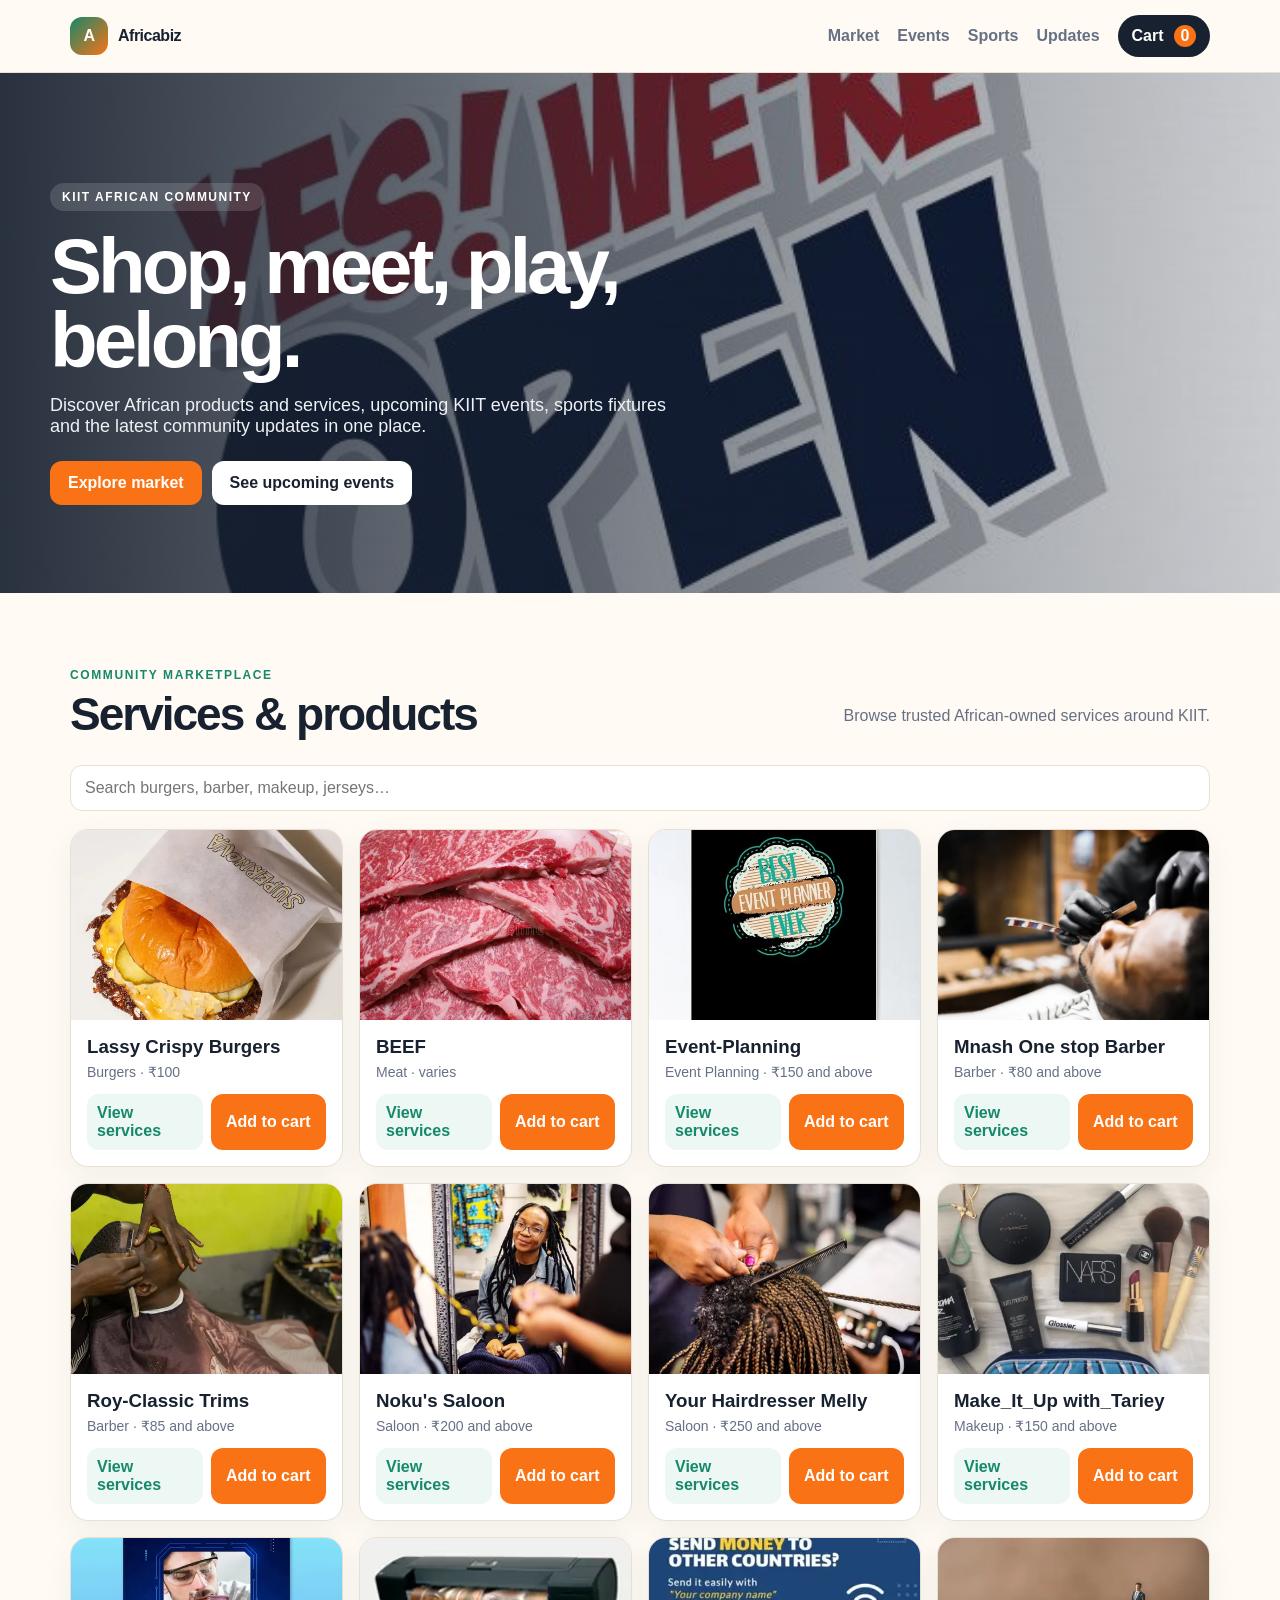
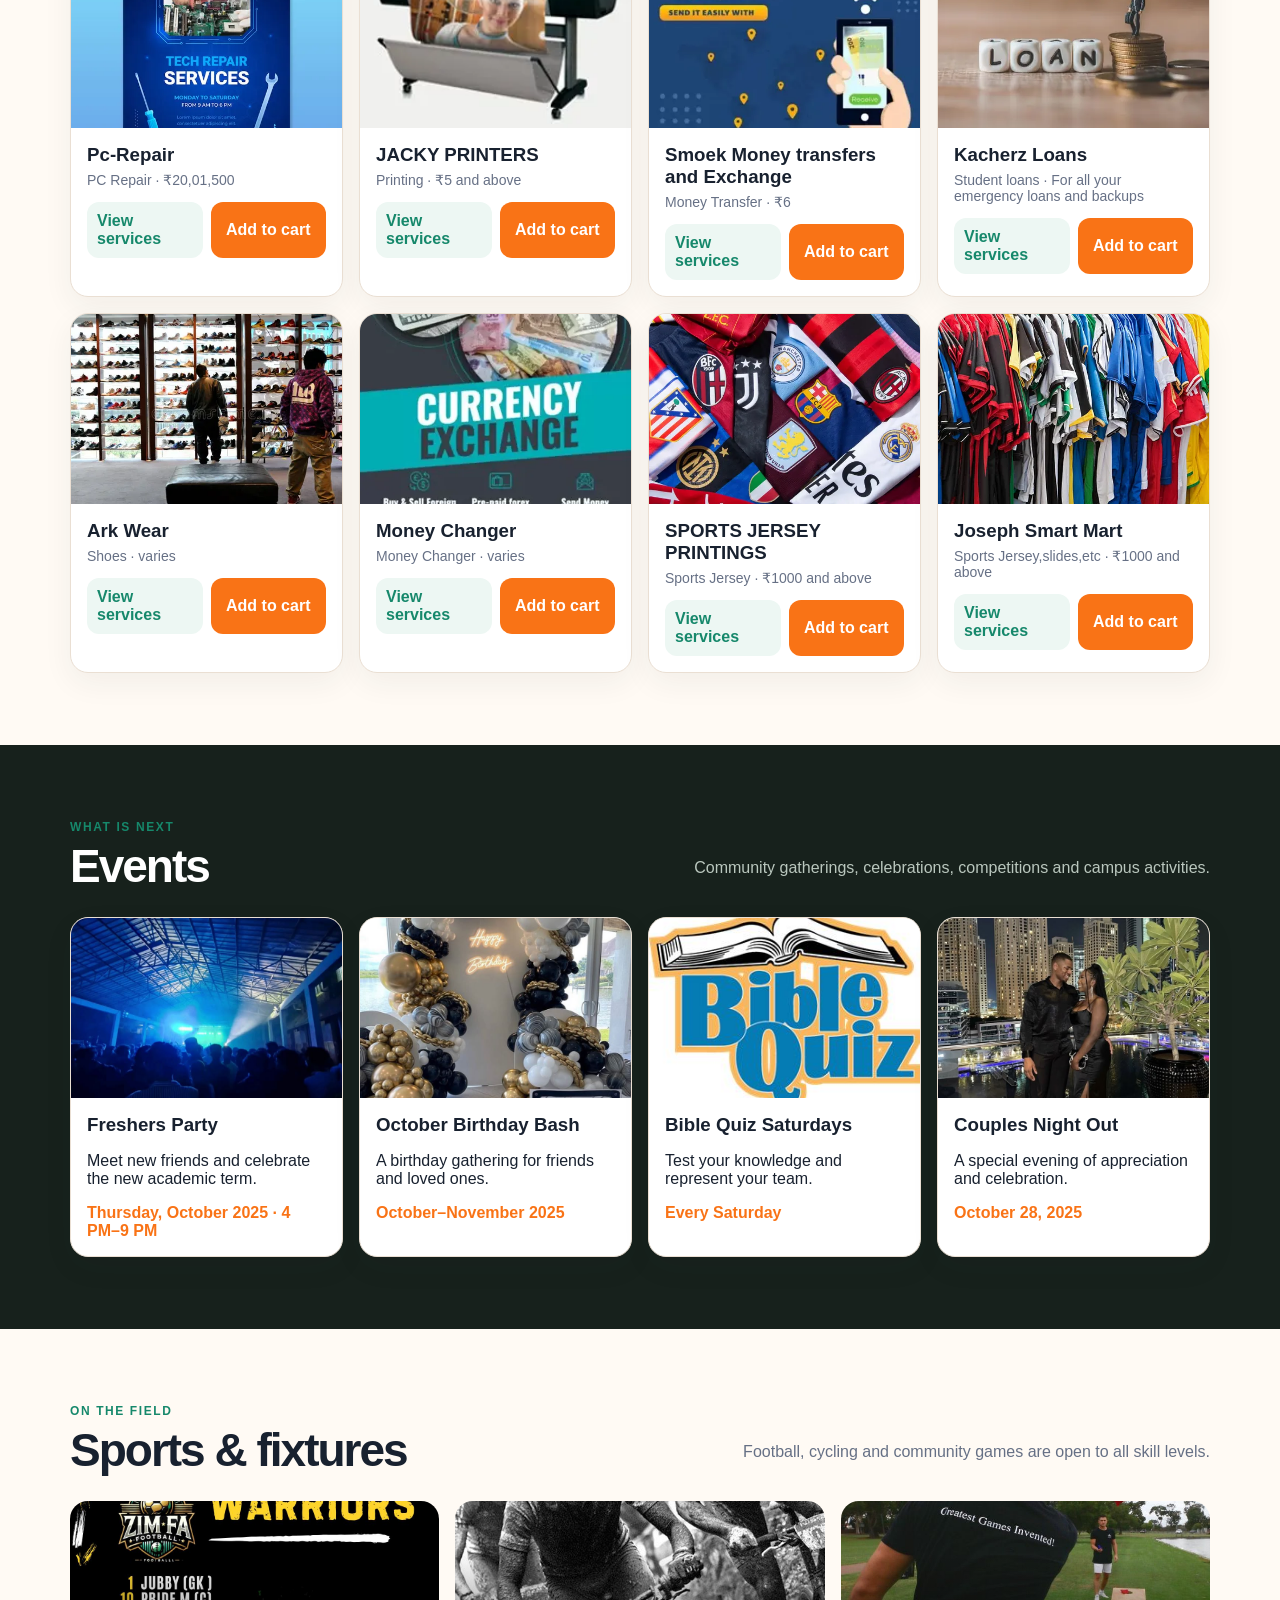
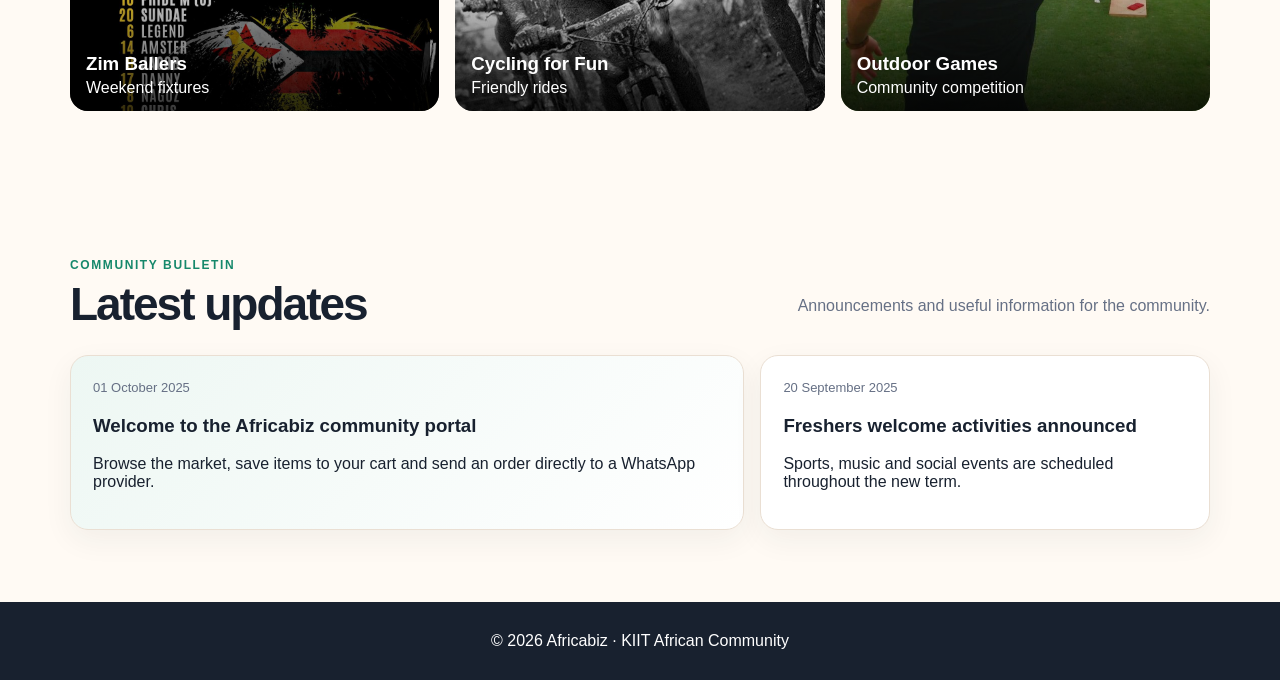
<file: index.html>
<!DOCTYPE html>
<html lang="en">
<head>
  <meta charset="UTF-8">
  <meta name="viewport" content="width=device-width, initial-scale=1.0">
  <meta name="theme-color" content="#16886b">
  <title>Africabiz — KIIT African Community</title>
  <link rel="stylesheet" href="africabiz.css">
  <script src="africabiz.js" defer></script>
</head>
<body>
  <header class="topbar">
    <nav class="nav" aria-label="Primary navigation">
      <a class="brand" href="#home"><span class="brand-mark">A</span><span>Africabiz</span></a>
      <button class="menu-button" id="menuButton" aria-label="Open menu">☰</button>
      <div class="nav-links" id="navLinks">
        <a href="#market">Market</a>
        <a href="#events">Events</a>
        <a href="#sports">Sports</a>
        <a href="#updates">Updates</a>
      </div>
      <button class="cart-button" id="cartButton" aria-label="Open cart">Cart <span class="cart-count">0</span></button>
    </nav>
  </header>

  <main id="home">
    <section class="hero">
      <div class="hero-inner">
        <span class="eyebrow">KIIT African Community</span>
        <h1>Shop, meet, play, belong.</h1>
        <p>Discover African products and services, upcoming KIIT events, sports fixtures and the latest community updates in one place.</p>
        <div class="hero-actions">
          <a class="button" href="#market">Explore market</a>
          <a class="button secondary" href="#events">See upcoming events</a>
        </div>
      </div>
    </section>

    <section class="section" id="market">
      <div class="section-head">
        <div><span class="kicker">Community marketplace</span><h2>Services & products</h2></div>
        <p>Browse trusted African-owned services around KIIT.</p>
      </div>
      <div class="search-row">
        <input id="searchInput" type="search" placeholder="Search burgers, barber, makeup, jerseys…" aria-label="Search marketplace">
      </div>
      <div class="market-grid" id="marketGrid"><div class="empty">Loading marketplace…</div></div>
    </section>

    <section class="events-wrap" id="events">
      <div class="section">
        <div class="section-head">
          <div><span class="kicker">What is next</span><h2>Events</h2></div>
          <p>Community gatherings, celebrations, competitions and campus activities.</p>
        </div>
        <div class="card-grid">
          <article class="event-card"><img src="freshers1.jpeg" alt="Freshers party"><div class="event-body"><h3>Freshers Party</h3><p>Meet new friends and celebrate the new academic term.</p><span class="date">Thursday, October 2025 · 4 PM–9 PM</span></div></article>
          <article class="event-card"><img src="birthday 2.jpeg" alt="Birthday party"><div class="event-body"><h3>October Birthday Bash</h3><p>A birthday gathering for friends and loved ones.</p><span class="date">October–November 2025</span></div></article>
          <article class="event-card"><img src="bble quiz.jpeg" alt="Bible quiz"><div class="event-body"><h3>Bible Quiz Saturdays</h3><p>Test your knowledge and represent your team.</p><span class="date">Every Saturday</span></div></article>
          <article class="event-card"><img src="night out.jpeg" alt="Couples night"><div class="event-body"><h3>Couples Night Out</h3><p>A special evening of appreciation and celebration.</p><span class="date">October 28, 2025</span></div></article>
        </div>
      </div>
    </section>

    <section class="section" id="sports">
      <div class="section-head">
        <div><span class="kicker">On the field</span><h2>Sports & fixtures</h2></div>
        <p>Football, cycling and community games are open to all skill levels.</p>
      </div>
      <div class="sport-strip">
        <article class="sport"><img src="zimwarriors.jpg" alt="Football match"><div><h3>Zim Ballers</h3><span>Weekend fixtures</span></div></article>
        <article class="sport"><img src="cycling.jpeg" alt="Cycling"><div><h3>Cycling for Fun</h3><span>Friendly rides</span></div></article>
        <article class="sport"><img src="games.jpeg" alt="Outdoor games"><div><h3>Outdoor Games</h3><span>Community competition</span></div></article>
      </div>
    </section>

    <section class="section" id="updates">
      <div class="section-head">
        <div><span class="kicker">Community bulletin</span><h2>Latest updates</h2></div>
        <p>Announcements and useful information for the community.</p>
      </div>
      <div class="updates">
        <article class="update-card featured"><time datetime="2025-10-01">01 October 2025</time><h3>Welcome to the Africabiz community portal</h3><p>Browse the market, save items to your cart and send an order directly to a WhatsApp provider.</p></article>
        <article class="update-card"><time datetime="2025-09-20">20 September 2025</time><h3>Freshers welcome activities announced</h3><p>Sports, music and social events are scheduled throughout the new term.</p></article>
      </div>
    </section>
  </main>

  <div class="cart-overlay" id="cartOverlay"></div>
  <aside class="cart-drawer" id="cartDrawer" aria-label="Shopping cart">
    <div class="cart-head"><h2>Your cart</h2><button id="closeCart" aria-label="Close cart">×</button></div>
    <div class="cart-items" id="cartItems"></div>
    <div class="cart-footer"><strong>Total: <span id="cartTotal">₹0</span></strong><button class="button" id="checkoutButton">Checkout on WhatsApp</button></div>
  </aside>
  <div class="toast" id="toast" role="status"></div>
  <footer>&copy; <span id="year"></span> Africabiz · KIIT African Community</footer>
  <script>document.getElementById("year").textContent = new Date().getFullYear();</script>
</body>
</html>
</file>
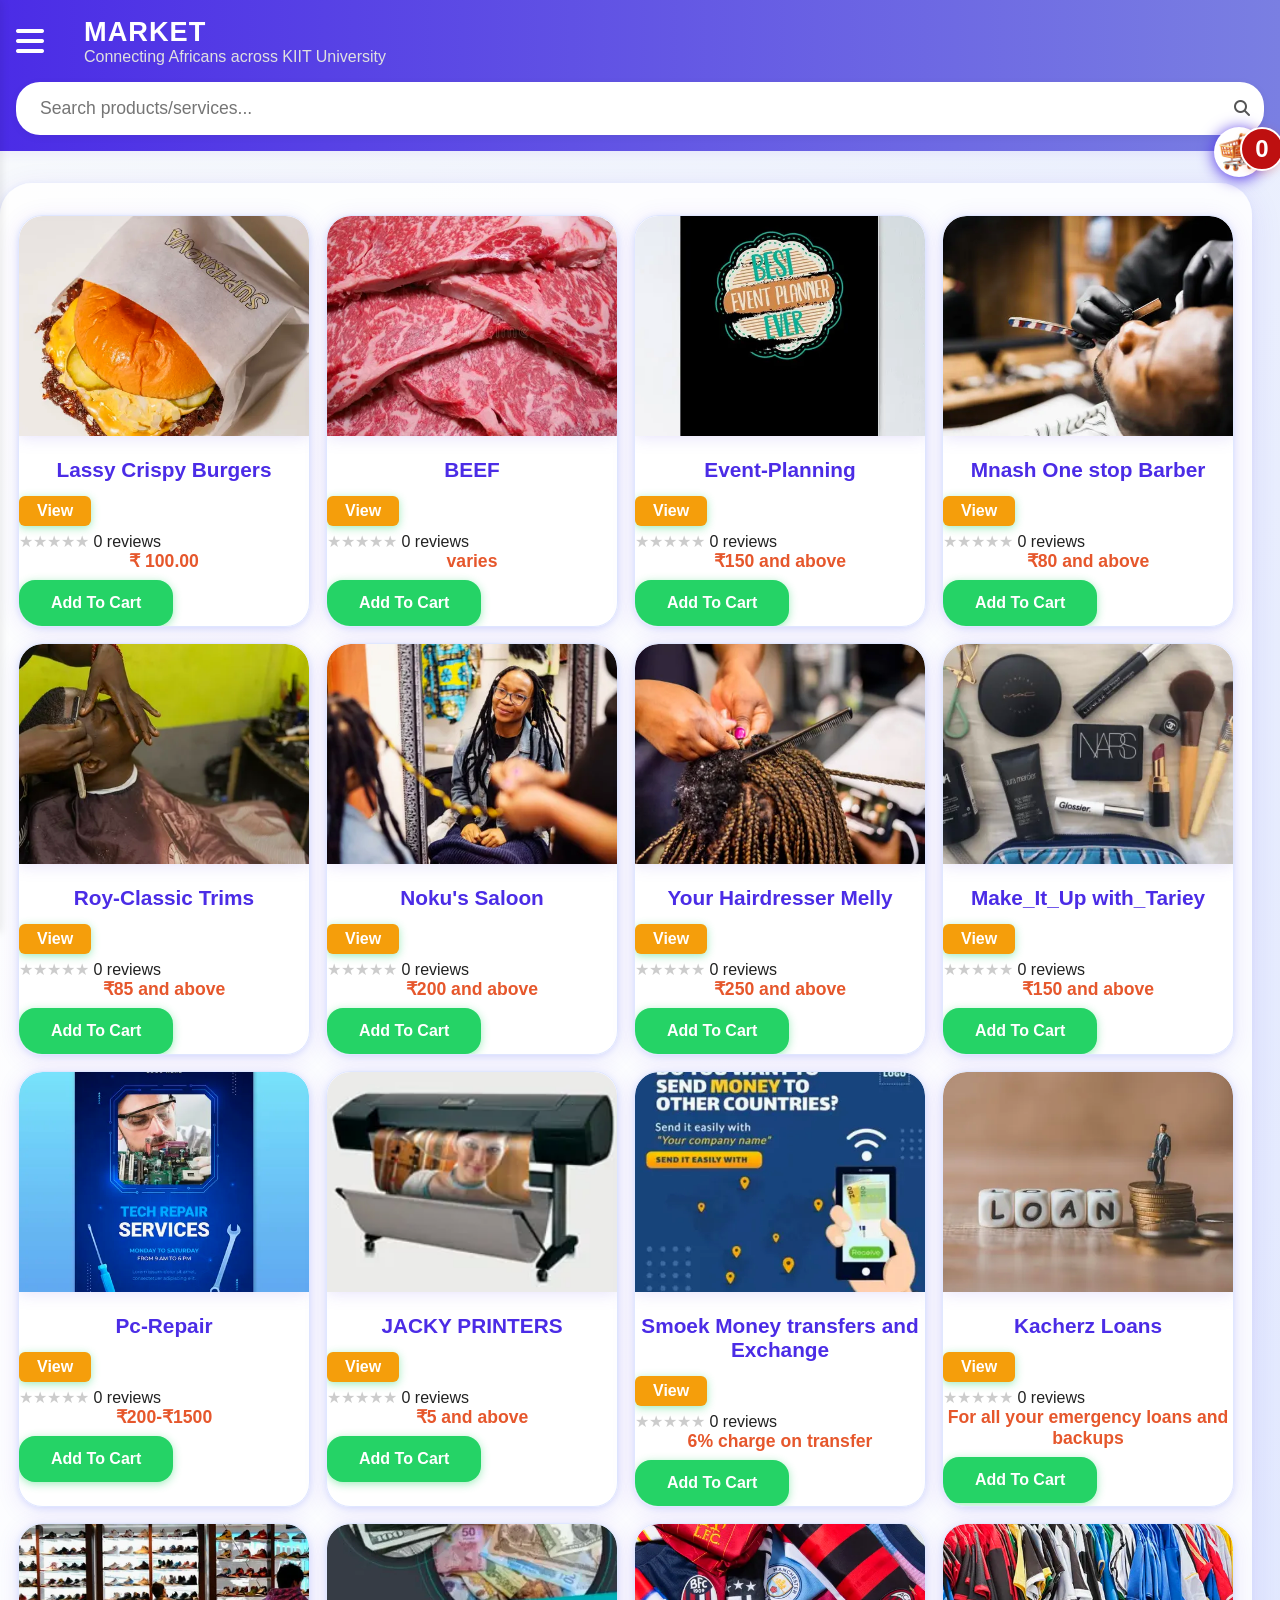
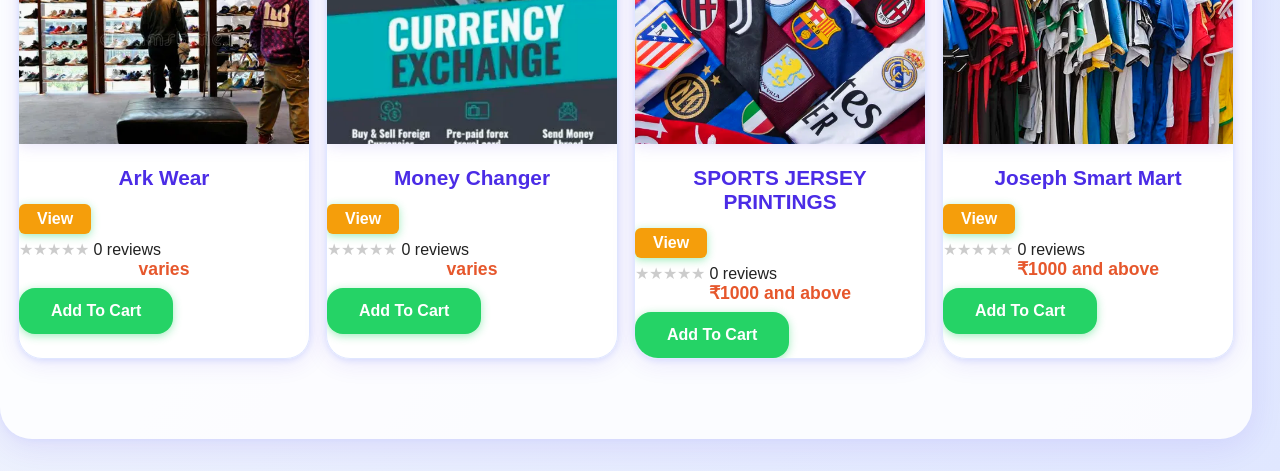
<file: cart.html>
<!DOCTYPE html>
<!--
  Page: cart.html
  Purpose: Product listing with slide-in cart and checkout link.
  Author: [Your Name]
  Last Updated: 2025-08-21
-->
<html lang="en">
<head>
    <meta charset="UTF-8">
    <meta name="viewport"   content="width=device-width,initial-scale=1.0">
    <link rel="stylesheet" href="https://cdnjs.cloudflare.com/ajax/libs/font-awesome/6.4.0/css/all.min.css">
    <title>CART!</title>
    <!-- Link to CSS for cart layout and styles. Modify colors, spacing, and layout in cart.css -->
    <link rel="stylesheet" href="cart.css">
    <script src="cart.js" defer></script>

</head>
<body>
    <!-- Site logo linking back to the home page -->
    
        <!-- Page header: title on the left, cart icon with item count on the right -->
          <div class="sidebar" id="sidebar">
        <div class="sidebar-header">
            <h2>Navigation</h2>
            <button class="close-btn" onclick="closeSidebar()"><i class="fas fa-times"></i></button>
        </div>
        <div class="sidebar-links">
            <a href="index.html"><i class="fa-solid fa-house"></i> Go to MAIN PAGE</a>
            <a href="index.html#updates"><i class="fas fa-bell"></i> UPDATES</a>
            <a href="Events.html"><i class="fa-solid fa-medal"></i> SPORTS AND EVENTS</a>
            <a href="Seller profile.html" id="profile-link"><i class="fas fa-user"></i> Marketplace</a>
        </div>
    </div>
    <div class="overlay" id="overlay" onclick="closeSidebar()"></div>
    <!-- Fayamart Header Start -->
    <div class="header">
        <div class="header-row">
        <div class="header-content">
            <i class="fas fa-bars menu-icon" onclick="openSidebar()"></i>
            <div class="logo-title">
                <span>MARKET</span>
                <span>Connecting Africans across  KIIT University</span>
            </div>
        </div>
        </div>
        <div class="search-bar-container">
            <div class="search-bar">
                <input 
                    type="text" 
                    class="search-input"
                    placeholder="Search products/services..." 
                />
                <button class="search-icon">
                <i class="fas fa-search"></i>
                </button>
            </div>
        </div>
        <div class="iconCart">
                <img src="icon3.jpg" alt="Cart Icon">
                <!-- Bubble showing total items currently in the cart -->
                <div class="totalQuantity">0</div>
        </div>
    </div>
    <!--
        <header id="header_2">
            <h1>List of Products and Services</h1>
            <!-- Clickable cart icon: opens the side cart panel -->
            <!-- <div class="iconCart">
                <img src="icon3.jpg" alt="Cart Icon">
                <!-- Bubble showing total items currently in the cart -->
                <!--<div class="totalQuantity">0</div>
            </div>
        </header> -->
        <!-- Dynamic products grid inserted by cart.js (see addDataToHTML) -->
    <div class="container">
        <div class="listProduct">
            <!-- Products will be dynamically added here by JavaScript -->
        </div>
    </div>
    <!-- Slide-in cart panel. Controlled by cart.js open/close logic -->
    <div class="cart">
        <h2>CART</h2>
        <!-- Dynamic cart items list (managed by addCartToHTML in cart.js) -->
        <div class="listCart">
            <!-- Cart items will be dynamically added here by JavaScript -->
        </div>
        <!-- Cart actions: close the panel or proceed to checkout page -->
        <div class="buttons">
            <div class="close">CLOSE</div>
            <div class="checkout"><a href="checkout.html">CHECKOUT</a></div>
        </div>
    </div>
    <!-- Main script: loads products, handles cart state, and UI interactions -->
    


<script>
    // Get the search term from the URL
    const params = new URLSearchParams(window.location.search);
    const searchTerm = params.get('search');

    // If there's a search term, set it in the input
    if (searchTerm) {
        const searchInput = document.getElementById('searchBar');
        searchInput.value = searchTerm;

        // Trigger the input event to activate live search
        const event = new Event('input', { bubbles: true });
        searchInput.dispatchEvent(event);
    }
</script>

</body>
</html>
</file>
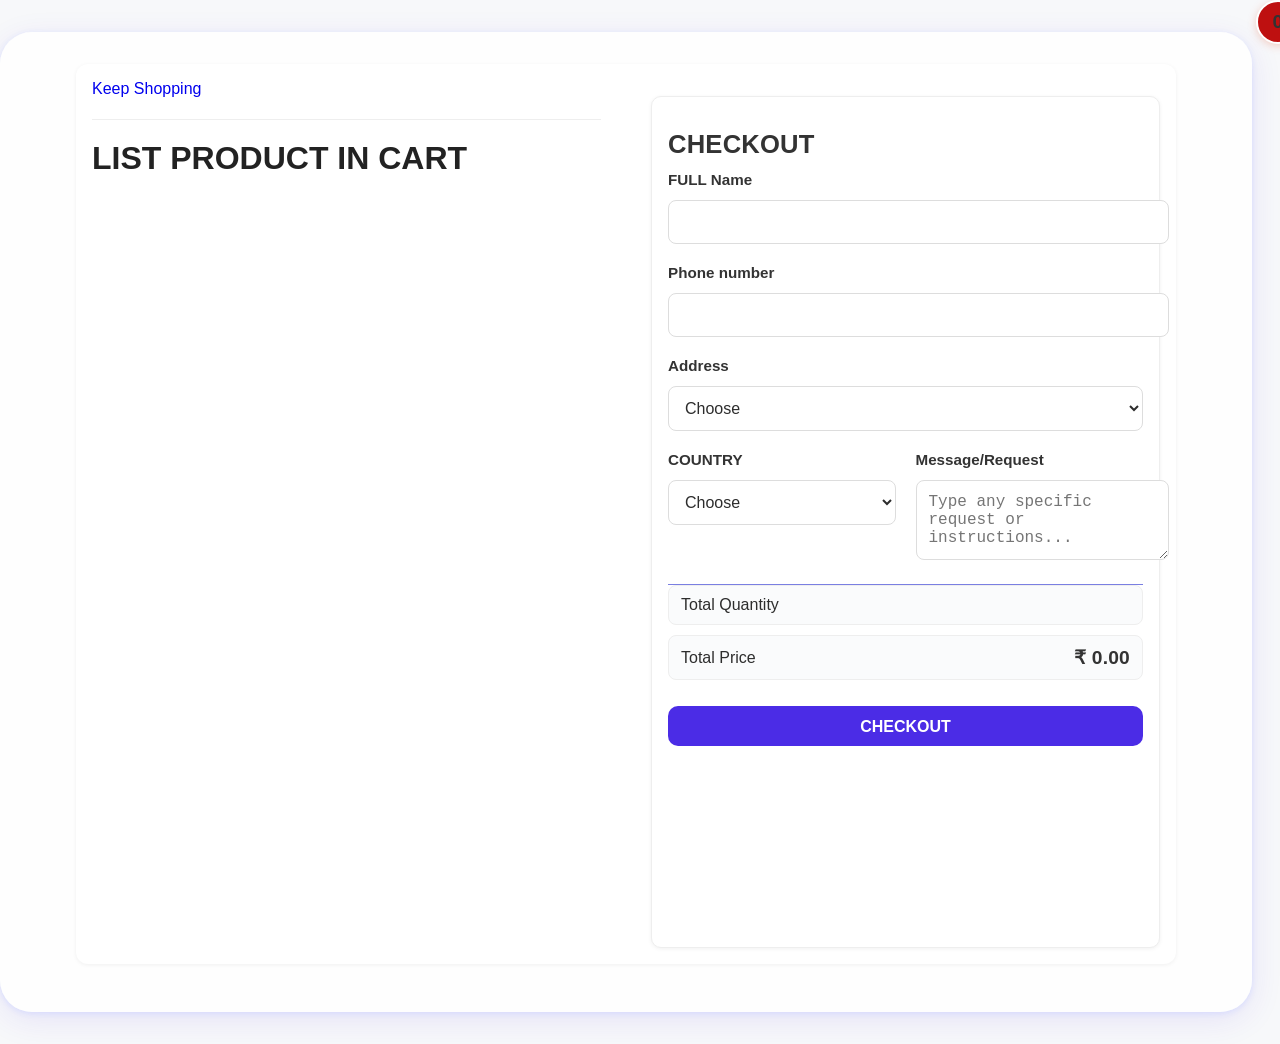
<file: checkout.html>
<!DOCTYPE html>
<!--
  Page: checkout.html
  Purpose: Checkout form with address, country selection, and totals.
  Author: [Your Name]
  Last Updated: 2025-08-21
-->
<html lang="en">
<head>
    <meta charset="UTF-8">
    <meta name="viewport" content="width=device-width, initial-scale=1.0">
    <title>Checkout</title>
    <link rel="stylesheet" href="cart.css">
    <link rel="stylesheet" href="checkout.css">
</head>
<body>
    
    <div class="container">
        <div class="checkoutLayout">
            <div class="returnCart">
                <a href="cart.html">Keep Shopping</a>
                <h1>LIST PRODUCT IN CART</h1>
                <div class="list">
                    <!-- Products will be dynamically added here -->
                </div>
            </div>
            <div class="right">
                <h1>CHECKOUT</h1>
                <div class="form">
                    <div class="group">
                        <label for="name">FULL Name</label>
                        <input type="text" name="name" id="name"> 
                    </div>
                    <div class="group">
                        <label for="phone">Phone number</label>
                        <input type="text" name="phone" id="phone">
                    </div>
                    <div class="group">
                        <label for="address">Address</label>
                        <select name="address" id="address">
                            <option value="">Choose</option>
                            <optgroup label="Queens Castle">
                                <option value="Queens Castle 1">Queens Castle 1</option>
                                <option value="Queens Castle 2">Queens Castle 2</option>
                                <option value="Queens Castle 3">Queens Castle 3</option>
                                <option value="Queens Castle 4">Queens Castle 4</option>
                                <option value="Queens Castle 5">Queens Castle 5</option>
                                <option value="Queens Castle 6">Queens Castle 6</option>
                                <option value="Queens Castle 7">Queens Castle 7</option>
                                <option value="Queens Castle 8">Queens Castle 8</option>
                            </optgroup>
                            <optgroup label="KingsPalace">
                                <option value="KingsPalace 26">KingsPalace 26</option>
                                <option value="KingsPalace 8">KingsPalace 8</option>
                                <option value="KingsPalace 6">KingsPalace 6</option>
                                <option value="KingsPalace 7">KingsPalace 7</option>
                                <option value="KingsPalace 10">KingsPalace 10</option>
                            </optgroup>
                        </select>
                    </div>
                    <div class="group">
                        <label for="country">COUNTRY</label>
                        <select name="country" id="country">
                            <option value="">Choose</option>
                            <option value="DZ">ALGERIA</option>
                            <option value="AO">ANGOLA</option>
                            <option value="BJ">BENIN</option>
                            <option value="BW">BOTSWANA</option>
                            <option value="BF">BURKINA FASO</option>
                            <option value="BI">BURUNDI</option>
                            <option value="CV">CABO VERDE</option>
                            <option value="CM">CAMEROON</option>
                            <option value="CF">CENTRAL AFRICAN REPUBLIC</option>
                            <option value="TD">CHAD</option>
                            <option value="KM">COMOROS</option>
                            <option value="CG">REPUBLIC OF THE CONGO</option>
                            <option value="CD">DEMOCRATIC REPUBLIC OF THE CONGO</option>
                            <option value="CI">COTE D'IVOIRE</option>
                            <option value="DJ">DJIBOUTI</option>
                            <option value="EG">EGYPT</option>
                            <option value="GQ">EQUATORIAL GUINEA</option>
                            <option value="ER">ERITREA</option>
                            <option value="SZ">ESWATINI</option>
                            <option value="ET">ETHIOPIA</option>
                            <option value="GA">GABON</option>
                            <option value="GM">GAMBIA</option>
                            <option value="GH">GHANA</option>
                            <option value="GN">GUINEA</option>
                            <option value="GW">GUINEA-BISSAU</option>
                            <option value="KE">KENYA</option>
                            <option value="LS">LESOTHO</option>
                            <option value="LR">LIBERIA</option>
                            <option value="LY">LIBYA</option>
                            <option value="MG">MADAGASCAR</option>
                            <option value="MW">MALAWI</option>
                            <option value="ML">MALI</option>
                            <option value="MR">MAURITANIA</option>
                            <option value="MU">MAURITIUS</option>
                            <option value="MA">MOROCCO</option>
                            <option value="MZ">MOZAMBIQUE</option>
                            <option value="NA">NAMIBIA</option>
                            <option value="NE">NIGER</option>
                            <option value="NG">NIGERIA</option>
                            <option value="RW">RWANDA</option>
                            <option value="ST">SAO TOME AND PRINCIPE</option>
                            <option value="SN">SENEGAL</option>
                            <option value="SC">SEYCHELLES</option>
                            <option value="SL">SIERRA LEONE</option>
                            <option value="SO">SOMALIA</option>
                            <option value="ZA">SOUTH AFRICA</option>
                            <option value="SS">SOUTH SUDAN</option>
                            <option value="SD">SUDAN</option>
                            <option value="TZ">TANZANIA</option>
                            <option value="TG">TOGO</option>
                            <option value="TN">TUNISIA</option>
                            <option value="UG">UGANDA</option>
                            <option value="EH">WESTERN SAHARA</option>
                            <option value="ZM">ZAMBIA</option>
                            <option value="ZW">ZIMBABWE</option>
                        </select>
                    </div>

                    <div class="group">
                        <label for="message">Message/Request</label>
                        <textarea name="message" id="message" rows="3" placeholder="Type any specific request or instructions..."></textarea>
                    </div>

                </div>
                <div class="return">
                    <div class="row">
                        <div>Total Quantity</div>
                        <div class="totalQuantity">0</div>
                    </div>
                    <div class="row">
                        <div>Total Price</div>
                        <div class="totalPrice">₹0</div>
                    </div>     
                </div>
                <button class="buttonCheckout">
                    CHECKOUT
                </button>
            </div>
            
            
        </div>
    </div>
    <script src="checkout.js"></script> 
</body>
</html>
</file>
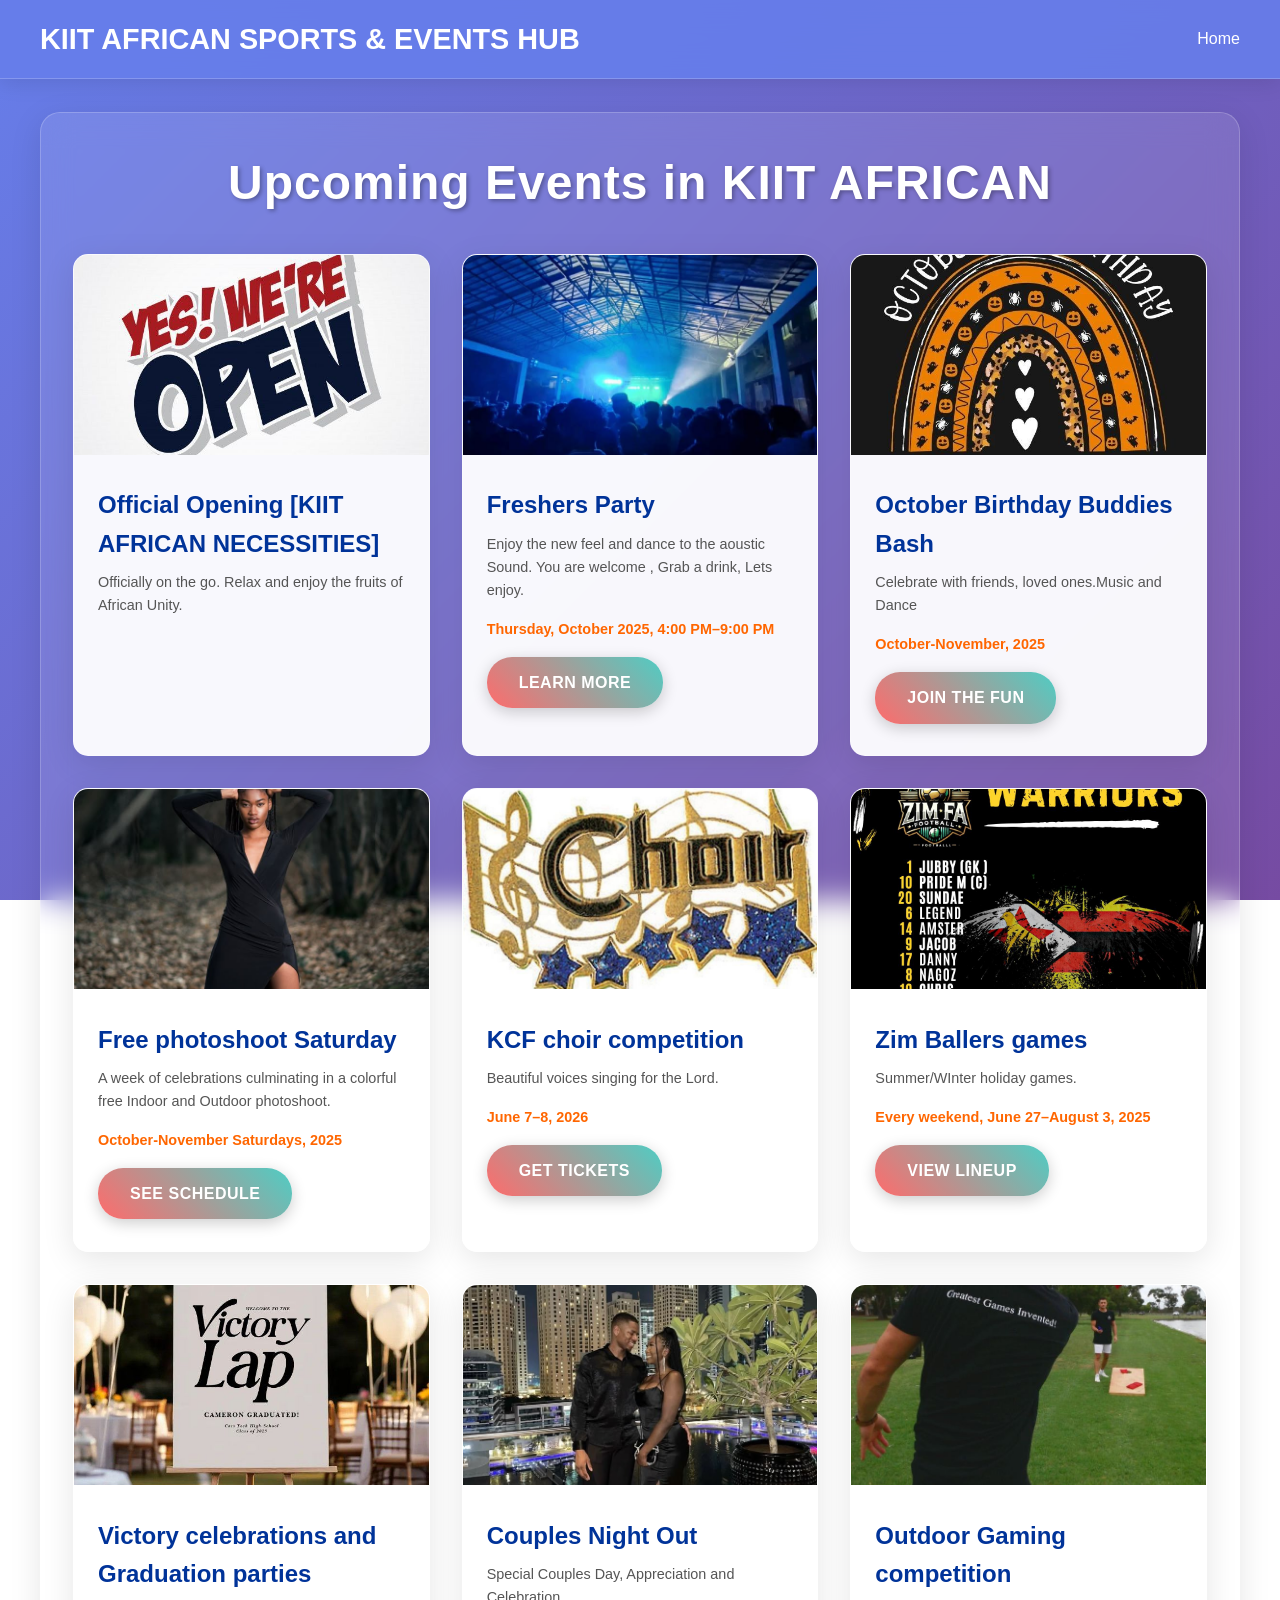
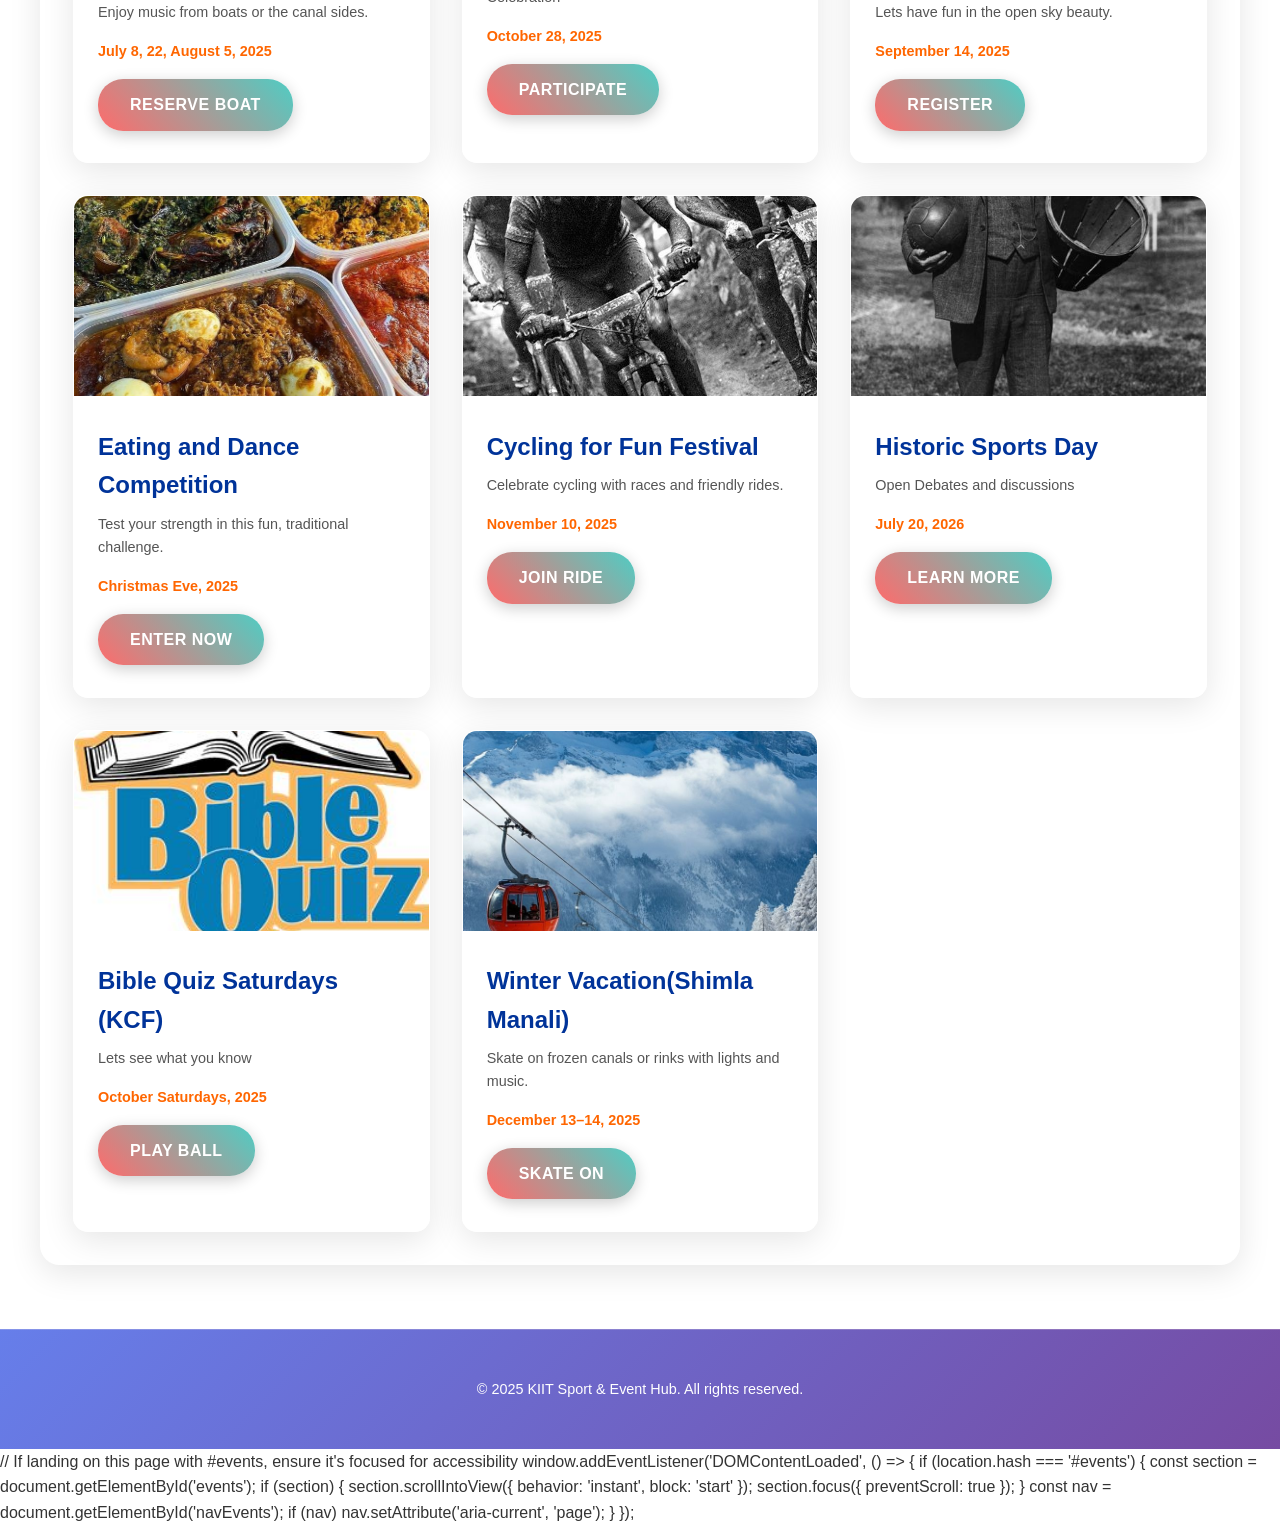
<file: Events.html>
<!DOCTYPE html>
<html lang="en">
<head>
    <meta charset="UTF-8">
    <meta name="viewport" content="width=device-width, initial-scale=1.0">
    <title>KIIT AFRICAN Sports & Events Hub</title>
    <style>
        * {
            margin: 0;
            padding: 0;
            box-sizing: border-box;
            font-family: 'Open Sans', sans-serif;
        }

        body {
            color: #333;
            line-height: 1.6;
            overflow-x: hidden;
            background: linear-gradient(135deg, #667eea 0%, #764ba2 100%);
            background-attachment: fixed;
            min-height: 100vh;
        }

        
        
        header {
            position: fixed;
            top: 0;
            width: 100%;
            background: rgba(102, 126, 234, 0.9);
            backdrop-filter: blur(15px);
            z-index: 1000;
            padding: 1rem 2rem;
            border-bottom: 1px solid rgba(255, 255, 255, 0.2);
            box-shadow: 0 4px 20px rgba(0, 0, 0, 0.1);
        }

        nav {
            display: flex;
            justify-content: space-between;
            align-items: center;
            max-width: 1200px;
            margin: 0 auto;
        }

        .logo {
            color: white;
            font-size: 1.8rem;
            font-weight: bold;
            text-transform: uppercase;
        }

        nav ul {
            list-style: none;
            display: flex;
            gap: 2rem;
        }

        nav a {
            color: white;
            text-decoration: none;
            font-size: 1rem;
            font-weight: 500;
        }

        nav a:hover {
            color: #FF6600; /* Dutch orange */
        }

        /* Events Section - Grid layout like event listings */
        .events-section {
            max-width: 1200px;
            margin: 7rem auto 4rem;
            padding: 2rem;
            background: rgba(255, 255, 255, 0.1);
            border-radius: 20px;
            backdrop-filter: blur(15px);
            border: 1px solid rgba(255, 255, 255, 0.2);
            box-shadow: 0 8px 32px rgba(0, 0, 0, 0.1);
        }

        .events-section h1 {
            font-size: 3rem;
            text-align: center;
            margin-bottom: 2rem;
            color: white;
            text-shadow: 2px 2px 4px rgba(0, 0, 0, 0.3);
            font-weight: 700;
            letter-spacing: 1px;
        }

        .events-grid {
            display: grid;
            grid-template-columns: repeat(auto-fit, minmax(300px, 1fr));
            gap: 2rem;
        }

        .event-card {
            background: rgba(255, 255, 255, 0.95);
            border-radius: 15px;
            box-shadow: 0 8px 32px rgba(0, 0, 0, 0.1);
            overflow: hidden;
            border: 1px solid rgba(255, 255, 255, 0.2);
        }

       

        .event-card img {
            width: 100%;
            height: 200px;
            object-fit: cover;
        }

        .event-card-content {
            padding: 1.5rem;
        }

        .event-card h2 {
            font-size: 1.5rem;
            color: #003399;
            margin-bottom: 0.5rem;
        }

        .event-card p {
            font-size: 0.9rem;
            color: #555;
            margin-bottom: 1rem;
        }

        .event-card .date {
            font-size: 0.9rem;
            color: #FF6600;
            font-weight: bold;
        }

        .event-card .cta-button {
            display: inline-block;
            padding: 0.8rem 2rem;
            background: linear-gradient(45deg, #FF6B6B, #4ECDC4);
            color: white;
            text-decoration: none;
            font-weight: bold;
            border-radius: 25px;
            box-shadow: 0 4px 15px rgba(0, 0, 0, 0.2);
            border: none;
            text-transform: uppercase;
            letter-spacing: 0.5px;
            position: relative;
            overflow: hidden;
        }

        .event-card .cta-button:hover {
            background: linear-gradient(45deg, #4ECDC4, #FF6B6B);
            box-shadow: 0 6px 20px rgba(0, 0, 0, 0.3);
        }

        .event-card .cta-button:active {
            box-shadow: 0 2px 10px rgba(0, 0, 0, 0.2);
        }

        /* Footer - Enhanced with gradient background */
        footer {
            background: linear-gradient(135deg, #667eea 0%, #764ba2 100%);
            color: white;
            text-align: center;
            padding: 3rem 2rem;
            border-top: 1px solid rgba(255, 255, 255, 0.2);
        }

        footer p {
            font-size: 0.9rem;
        }

       

       
        
    </style>
</head>
<body>
    <header>
        <nav>
            <div class="logo">KIIT AFRICAN Sports & Events Hub</div>
            <ul>
                <li><a href="index.html">Home</a></li>
                
                
            </ul>
        </nav>
    </header>

    <section class="events-section" id="events" tabindex="-1">
        <h1>Upcoming Events in KIIT AFRICAN</h1>
        <div class="events-grid">
            <div class="event-card">
                <img src="grand opening.jpeg" />
                <div class="event-card-content">
                    <h2>Official Opening [KIIT AFRICAN NECESSITIES]</h2>
                    <p>Officially on the go. Relax and enjoy the fruits of African Unity.</p>
                </div>
            </div>
            <div class="event-card">
                <img src="freshers1.jpeg" alt="">
                <div class="event-card-content">
                    <h2>Freshers Party</h2>
                    <p>Enjoy the new feel and dance to the aoustic Sound.
                        You are welcome , Grab a drink, Lets enjoy.</p>
                    <p class="date">Thursday, October 2025, 4:00 PM–9:00 PM</p>
                    <a href="#" class="cta-button">Learn More</a>
                </div>
            </div>
            <div class="event-card">
                <img src="octoberbdays.jpeg" alt="">
                <div class="event-card-content">
                    <h2>October Birthday Buddies Bash</h2>
                    <p>Celebrate with friends, loved ones.Music and Dance</p>
                    <p class="date">October-November, 2025</p>
                    <a href="#" class="cta-button">Join the Fun</a>
                </div>
            </div>
            <div class="event-card">
                <img src="freeshoot.jpeg" alt="freeshoot">
                <div class="event-card-content">
                    <h2>Free photoshoot Saturday</h2>
                    <p>A week of celebrations culminating in a colorful free Indoor and Outdoor photoshoot.</p>
                    <p class="date">October-November Saturdays, 2025</p>
                    <a href="#" class="cta-button">See Schedule</a>
                </div>
            </div>
            <div class="event-card">
                <img src="choir.jpeg" alt="">
                <div class="event-card-content">
                    <h2> KCF choir competition</h2>
                    <p>Beautiful voices singing for the Lord.</p>
                    <p class="date">June 7–8, 2026</p>
                    <a href="#" class="cta-button">Get Tickets</a>
                </div>
            </div>
            <div class="event-card">
                <img src="zimwarriors.jpg">
                <div class="event-card-content">
                    <h2>Zim Ballers games</h2>
                    <p>Summer/WInter holiday games.</p>
                    <p class="date">Every weekend, June 27–August 3, 2025</p>
                    <a href="#" class="cta-button">View Lineup</a>
                </div>
            </div>
            <div class="event-card">
                <img src="victory.jpeg">
                <div class="event-card-content">
                    <h2>Victory celebrations and Graduation parties</h2>
                    <p>Enjoy music from boats or the canal sides.</p>
                    <p class="date">July 8, 22, August 5, 2025</p>
                    <a href="#" class="cta-button">Reserve Boat</a>
                </div>
            </div>
            <div class="event-card">
                <img src="night out.jpeg">
                <div class="event-card-content">
                    <h2>Couples Night Out</h2>
                    <p>Special Couples Day, Appreciation and Celebration</p>
                    <p class="date">October 28, 2025</p>
                    <a href="#" class="cta-button">Participate</a>
                </div>
            </div>
            <div class="event-card">
                <img src="games.jpeg" alt="">
                <div class="event-card-content">
                    <h2>Outdoor Gaming competition</h2>
                    <p>Lets have fun in the open sky beauty.</p>
                    <p class="date">September 14, 2025</p>
                    <a href="#" class="cta-button">Register</a>
                </div>
            </div>
            <div class="event-card">
                <img src="eating comp1.jpeg" alt="">
                <div class="event-card-content">
                    <h2>Eating and Dance Competition</h2>
                    <p>Test your strength in this fun, traditional challenge.</p>
                    <p class="date">Christmas Eve, 2025</p>
                    <a href="#" class="cta-button">Enter Now</a>
                </div>
            </div>
            <div class="event-card">
                <img src="cycling.jpeg" alt="">
                <div class="event-card-content">
                    <h2>Cycling for Fun Festival</h2>
                    <p>Celebrate cycling with races and friendly rides.</p>
                    <p class="date">November 10, 2025</p>
                    <a href="#" class="cta-button">Join Ride</a>
                </div>
            </div>
            <div class="event-card">
                <img src="history.jpeg" alt="">
                <div class="event-card-content">
                    <h2>Historic Sports Day</h2>
                    <p>Open Debates and discussions </p>
                    <p class="date">July 20, 2026</p>
                    <a href="#" class="cta-button">Learn More</a>
                </div>
            </div>
            <div class="event-card">
                <img src="bble quiz.jpeg" alt="">
                <div class="event-card-content">
                    <h2>Bible Quiz Saturdays (KCF)</h2>
                    <p>Lets see what you know </p>
                    <p class="date">October Saturdays, 2025</p>
                    <a href="#" class="cta-button">Play Ball</a>
                </div>
            </div>
            <div class="event-card">
                <img src="winter vacation.jpeg" alt="Winter Ice Skating Event">
                <div class="event-card-content">
                    <h2>Winter Vacation(Shimla Manali)</h2>
                    <p>Skate on frozen canals or rinks with lights and music.</p>
                    <p class="date">December 13–14, 2025</p>
                    <a href="#" class="cta-button">Skate On</a>
                </div>
            </div>
        </div>
    </section>

    <footer>
        <p>&copy; 2025 KIIT Sport & Event Hub. All rights reserved.</p>
    </footer>

   

        // If landing on this page with #events, ensure it's focused for accessibility
        window.addEventListener('DOMContentLoaded', () => {
            if (location.hash === '#events') {
                const section = document.getElementById('events');
                if (section) {
                    section.scrollIntoView({ behavior: 'instant', block: 'start' });
                    section.focus({ preventScroll: true });
                }
                const nav = document.getElementById('navEvents');
                if (nav) nav.setAttribute('aria-current', 'page');
            }
        });

    </script>
</body>
</html>
</file>
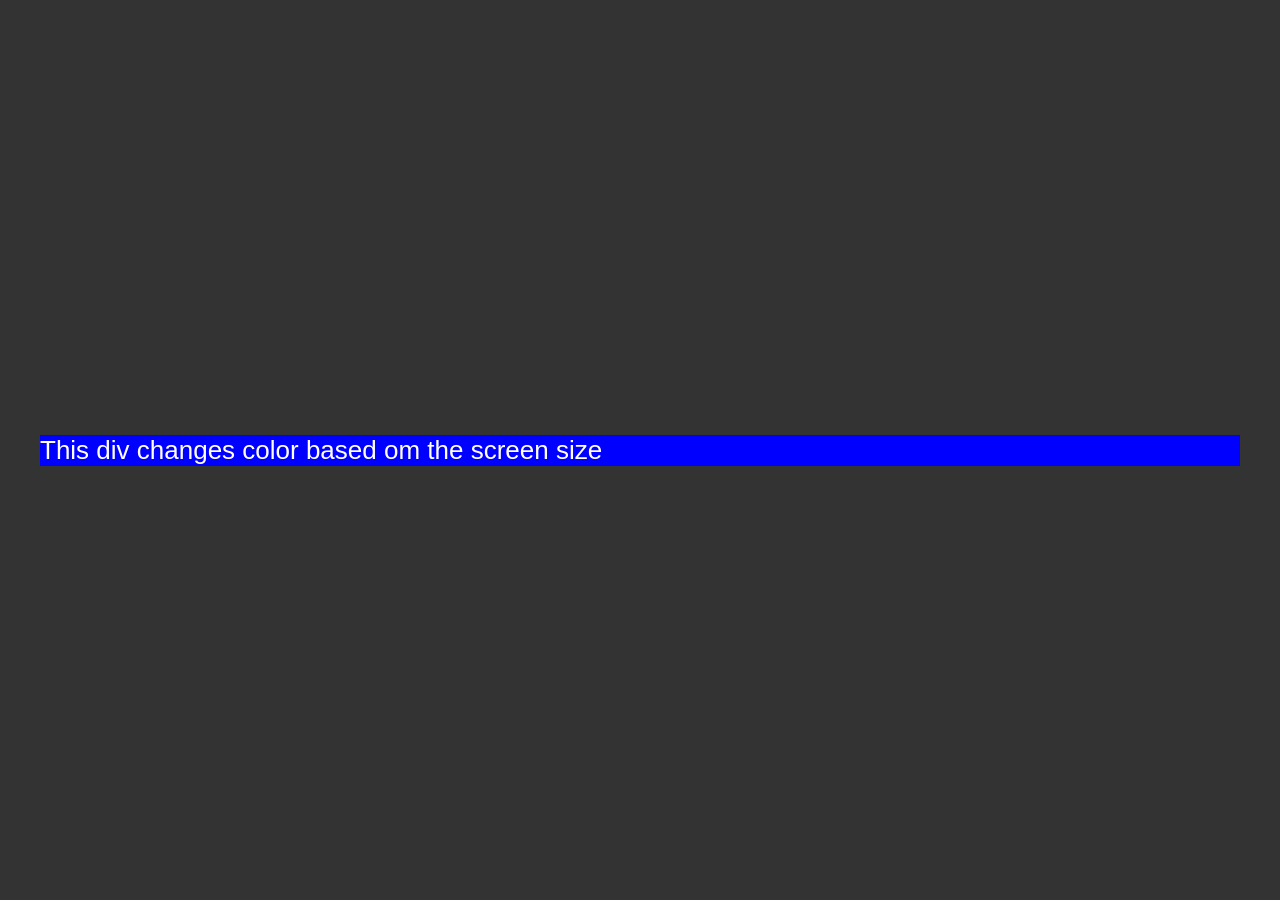
<file: Udemy3_Breakpoint.html>
<!DOCTYPE html>
<html lang="en">
<head>
    <meta charset="UTF-8">
    <meta name="viewport" content="width=device-width, initial-scale=1.0">
    <title>Responsive Design</title>
<style>
body{
    margin: 0;
    padding: 0;
    font-family: Arial, Helvetica, sans-serif;
    display: flex;
    justify-content: center;
    align-items: center;
    height: 100vh;
    background-color: #333;
}
.responsive-div{
    width:100%;
    max-width: 1200px;
    color:#fff;
    font-size: 26px;
    background-color: blue;
}
@media(max-width:600px){
    b
</style>
</head>
<body>
    <div class="responsive-div">
        This div changes color based om the screen size
    </div>
</body>
</html>
</file>
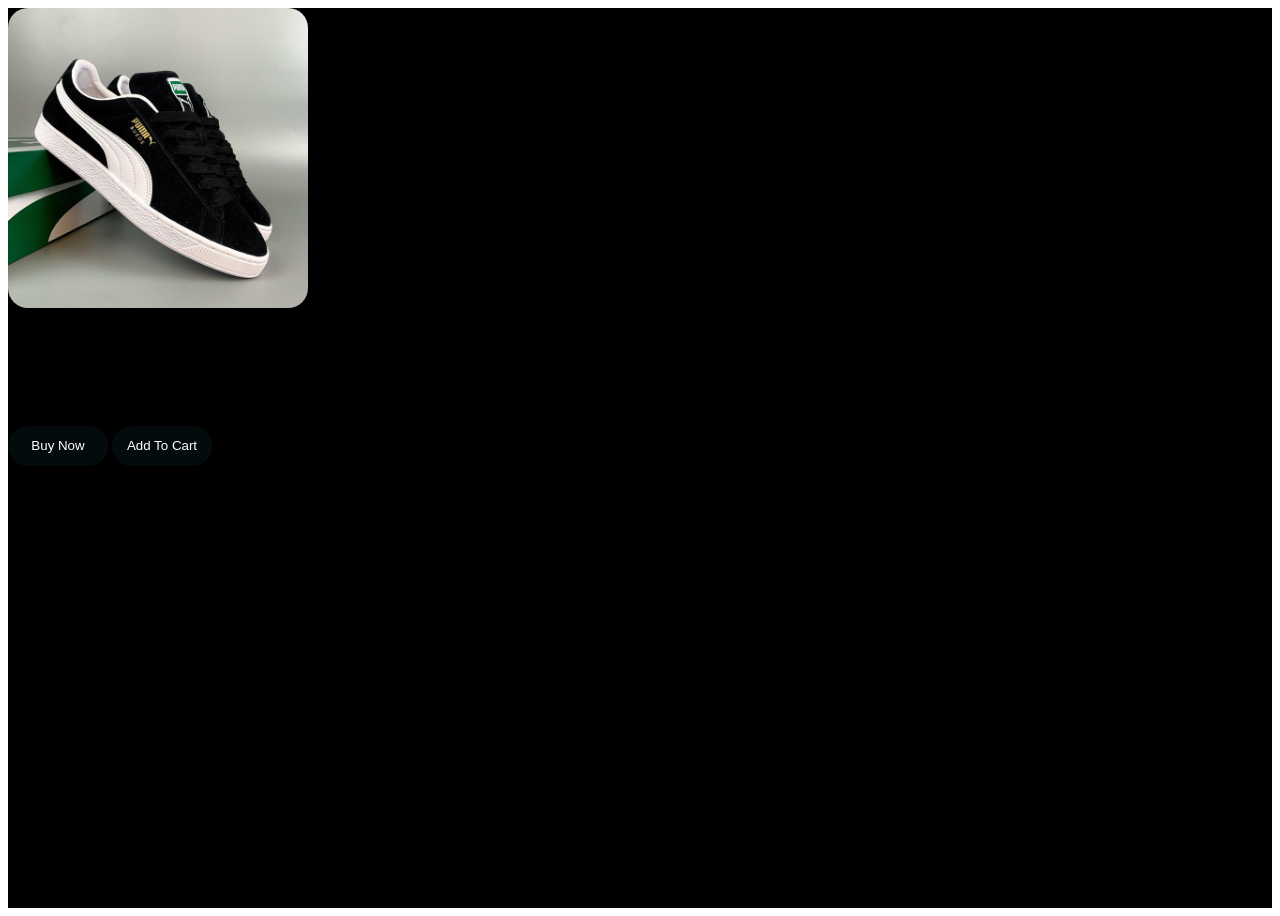
<file: Udemy_2.html>
<!DOCTYPE html>
<html lang="en">
<head>
    <meta charset="UTF-8">
    <meta name="viewport" content="width=device-width, initial-scale=1.0">
    <title>Codepen example </title>
    <style>
        body{
            display: flex;
        }
        .container{
background-color: black;
height: 100vh;
width: 100vw;

        }
        img{
            width:300px;
            height:300px;
            border-radius: 20px;
        }
        button{
            
            width:100px;
            height:40px;
            border: none;
            color: white;
            border-radius: 35px;
            background-color: rgba(85, 195, 238, 0.056);
        }
    </style>
</head>
<body>
    <div class="container">
        <img src="puma.jpeg" alt="">
    <div>
        <h1>Futuristic HC Shoe</h1>
               <p>Cinema-Show</p>
            </div>    
<div> 
<button>Buy Now</button>
<button>Add To Cart</button>
     <div>
    </div>
</body>
</html>
</file>
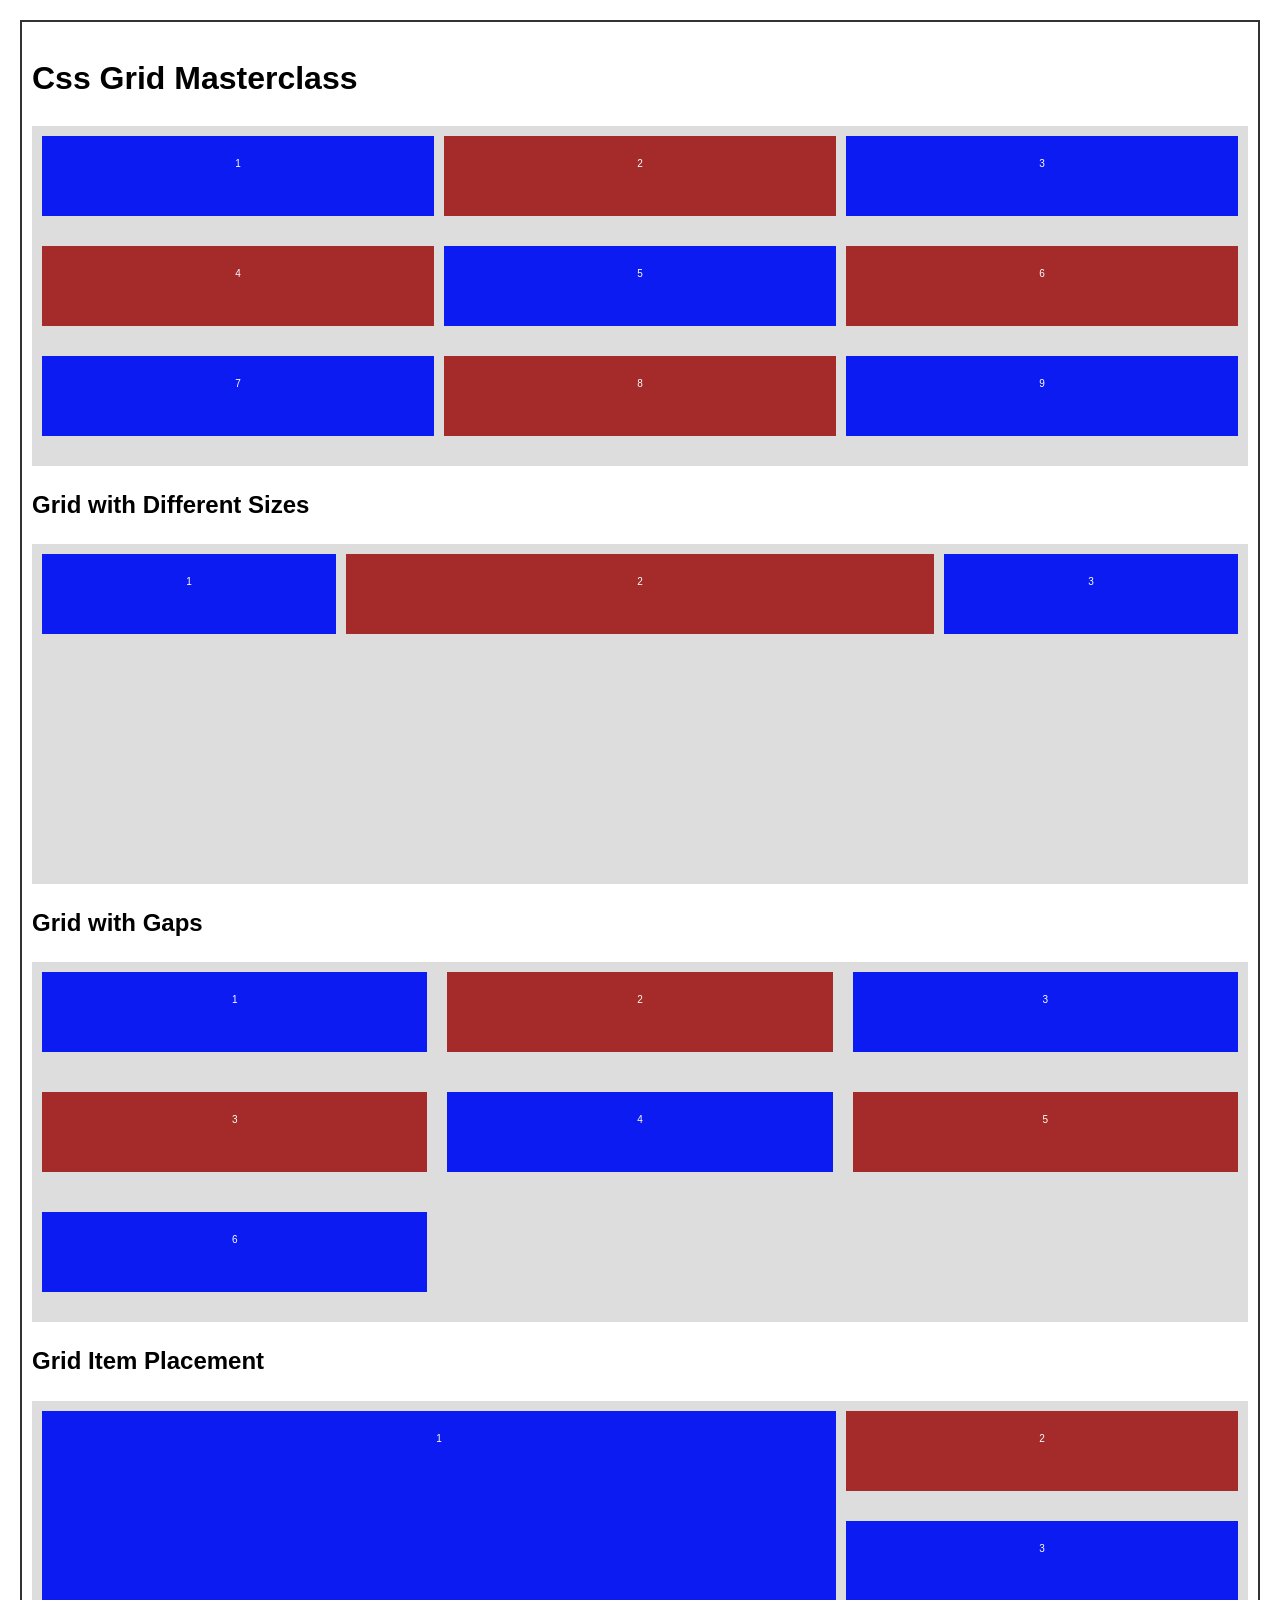
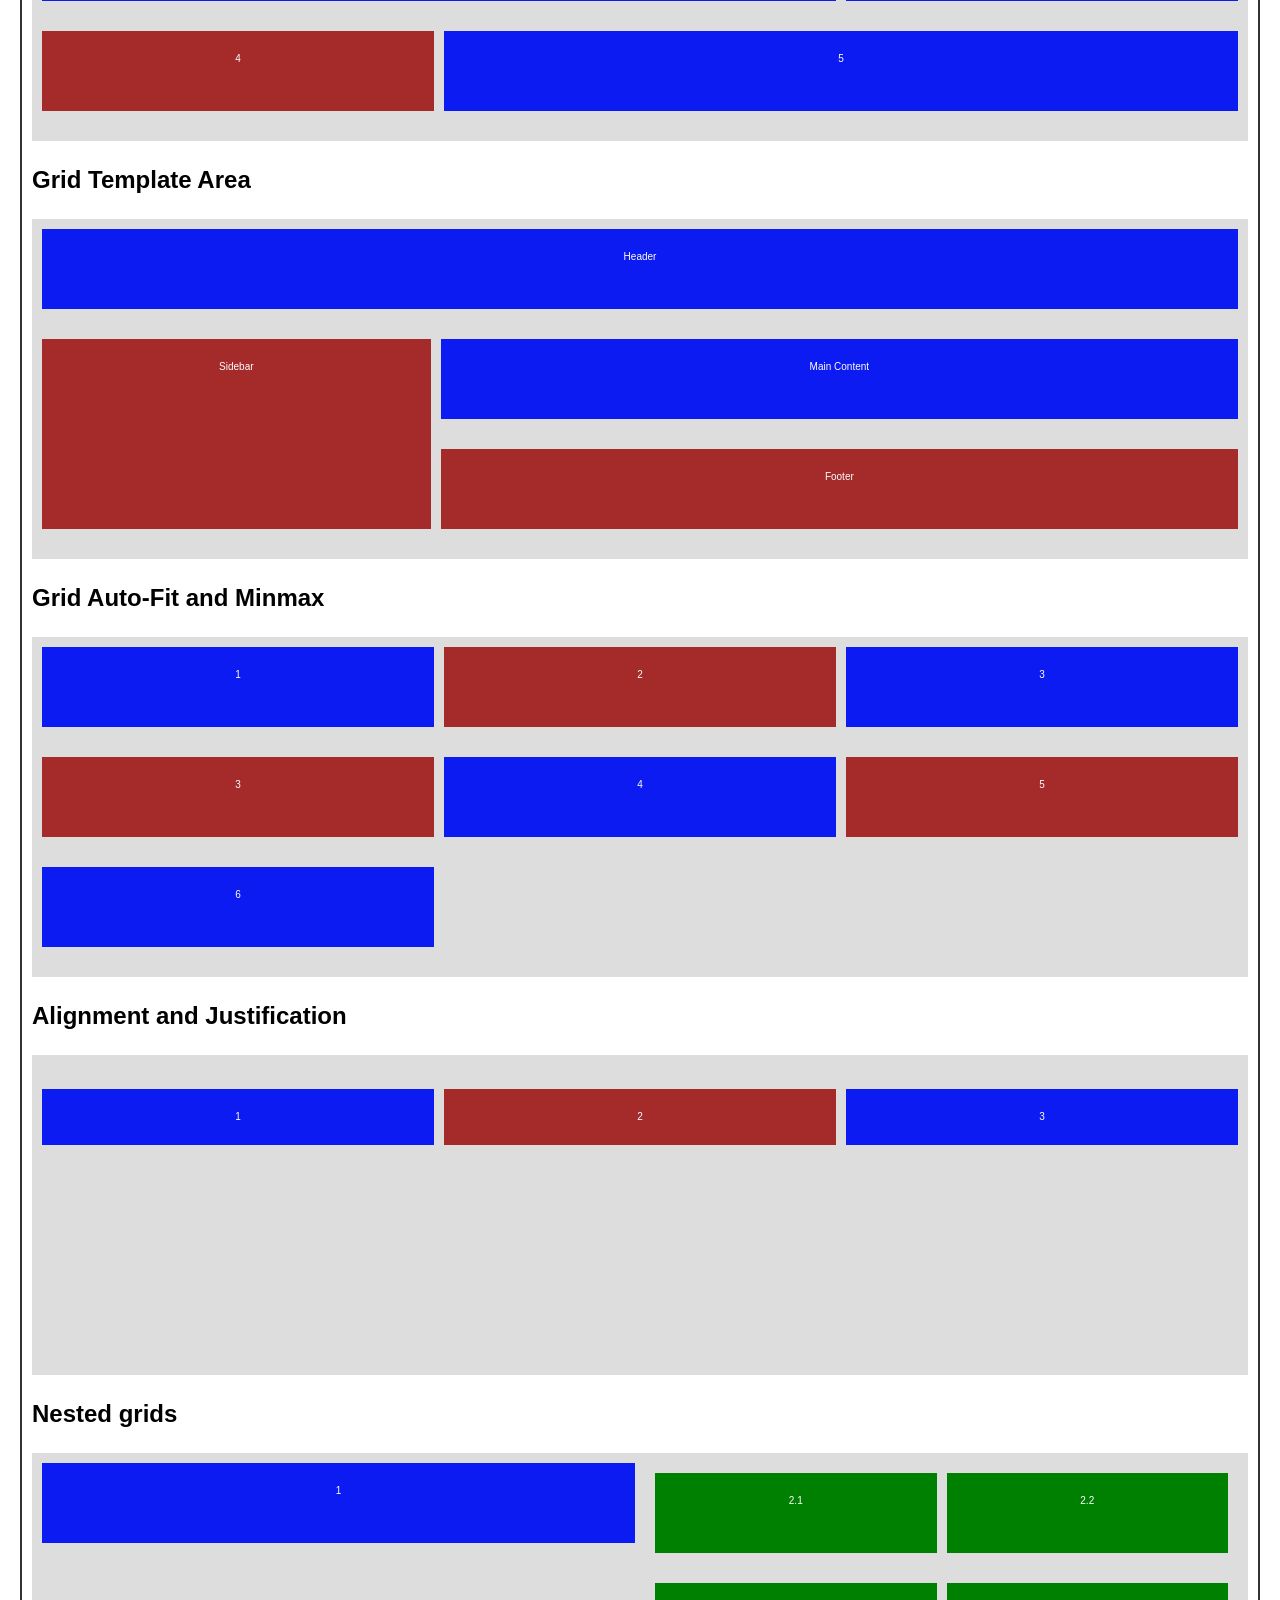
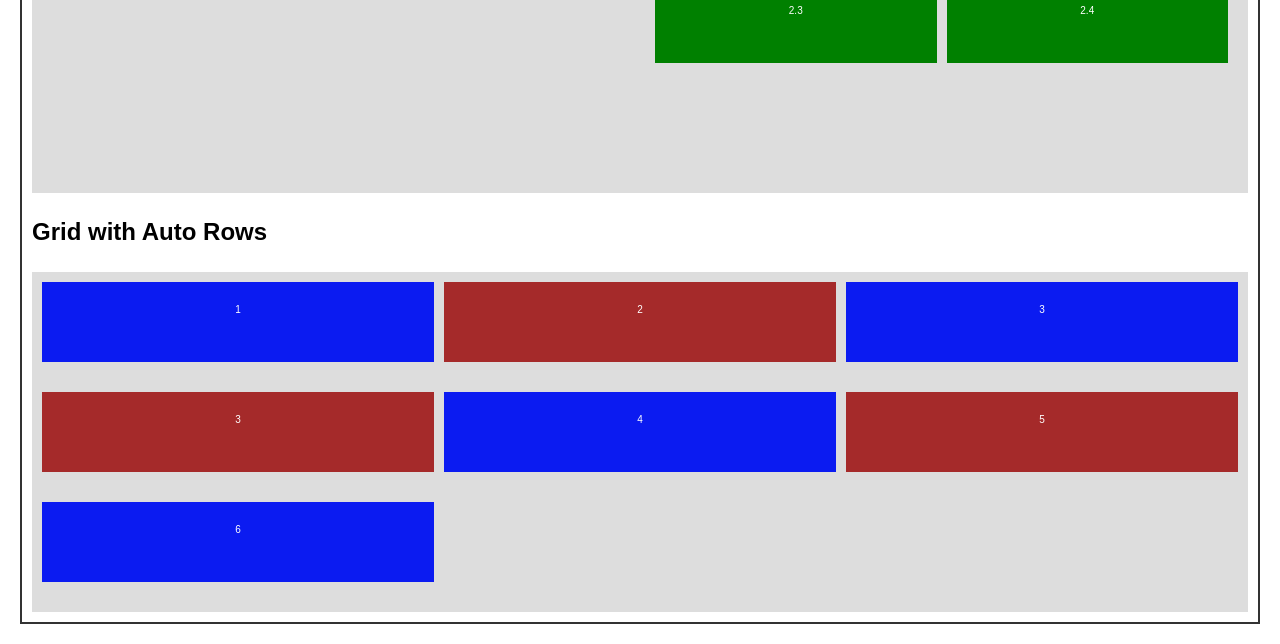
<file: Udemy_Gridmasterclass.html>
<!DOCTYPE html>
<html lang="en">
<head>
    <meta charset="UTF-8">
    <meta name="viewport" content="width=device-width, initial-scale=1.0">
    <title>Grid Masterclass</title>
<style>
   body{
    font-family: Arial, Helvetica, sans-serif;
    line-height: 1.6;
    margin: 20px;
    padding: 10px;
    background-color: white;
    border: 2px solid #333; 
   }
    .box{
padding: 20px;
margin-bottom: 20px;
background-color: rgb(11, 27, 241);
color: white;
font-size: 10px;
text-align: center;     
    }
    .grid-container{
        display: grid;
       gap: 10px;
       padding: 10px;
       background-color: #ddd;
       grid-template-columns: repeat(3,1fr);
       grid-template-rows: repeat(3,100px);
    }

    .box:nth-child(even) {
        background-color: brown;
    }

</style>
</head>
<body>
    <div id="container">
        <h1 style="color: black;" >Css Grid Masterclass</h1>
        <div class="grid-container"> 
        <div class="box">1</div>
        <div class="box">2</div>
        <div class="box">3</div>
        <div class="box">4</div>
        <div class="box">5</div>
        <div class="box">6</div>
        <div class="box">7</div>
        <div class="box">8</div>
        <div class="box">9</div>
    </div>
</div>

<div id="container">
    <h2 style="color: black;" >Grid with Different Sizes</h2>
    <div class="grid-container" style="grid-template-columns: 1fr 2fr 1fr;"> 
    <div class="box">1</div>
    <div class="box">2</div>
    <div class="box">3</div>
    </div>
</div>


<div id="container">
    <h2 style="color: black;"">Grid with Gaps</h2>
    <div class="grid-container" style="grid-template-columns:repeat(3,1fr); gap: 20px;""> 
    <div class="box">1</div>
    <div class="box">2</div>
    <div class="box">3</div>
    <div class="box">3</div>
    <div class="box">4</div>
    <div class="box">5</div>
    <div class="box">6</div>
    </div>
</div>
<div id="container">
    <h2 style="color: black;">Grid Item Placement</h2>
    <div class="grid-container" style="grid-template-columns:repeat(3,1fr); grid-template-rows: repeat(3,100px);
    "> 
    <div class="box"style="grid-column: 1/3;
    grid-row:1/3;
    ">1</div>
    <div class="box">2</div>
    <div class="box">3</div>
    <div class="box">4</div>
    <div class="box" style="grid-column:2/4;">5</div>
    </div>
</div>

<div id="container">
    <h2 style="color: black;">Grid Template Area</h2>
    <div class="grid-container" style="grid-template-areas: 'header header header header' 'sidebar main main main' 'sidebar footer footer footer';"> 
    <div class="box"style="grid-area: header";>Header</div>
    <div class="box"style="grid-area: sidebar";>Sidebar</div>
    <div class="box"style="grid-area: main";>Main Content</div> 
    <div class="box"style="grid-area: footer";>Footer</div>
    </div>
</div>
<div id="container">
    <h2 style="color: black;">Grid Auto-Fit and Minmax</h2>
    <div class="grid-container" style="grid-template-columns:repeat(auto-fit,minmax(300px,1fr));"> 
        <div class="box">1</div>
        <div class="box">2</div>
        <div class="box">3</div>
        <div class="box">3</div>
        <div class="box">4</div>
        <div class="box">5</div>
        <div class="box">6</div>
    </div>
</div>
<div id="container">
    <h2 style="color: black;">Alignment and Justification</h2>
    <div class="grid-container"
    style="grid-template-columns: repeat(3,1fr);
    height: 300px;
    justify-content: space-between;
    align-items: end;"> 
        <div class="box">1</div>
        <div class="box">2</div>
        <div class="box">3</div>
    </div>
</div>
<div id="container">
    <h2 style="color: black;" >Nested grids</h2>
    <div class="grid-container" style="grid-template-columns: 1fr 1fr;
    "> 
        <div class="box">1</div>
        <div class="grid-container" style="grid-template-columns: 1fr 1fr;">
        <div class="box"style="background-color:green;">2.1</div>
        <div class="box"style="background-color:green;">2.2</div>
    <div class="box"style="background-color:green;">2.3</div>
    <div class="box"style="background-color:green;">2.4</div>    
</div>
</div>
</div>

<div id="container">
    <h2 style="color: black;"">Grid with Auto Rows</h2>
    <div class="grid-container" style="grid-template-columns:repeat(3,1fr);
    grid-auto-rows:minmax(3,300px) ;"> 
    <div class="box">1</div>
    <div class="box">2</div>
    <div class="box">3</div>
    <div class="box">3</div>
    <div class="box">4</div>
    <div class="box">5</div>
    <div class="box">6</div>
    </div>
</div

</body>
</html>
</file>
<file: africabiz.css>
:root {
  --ink: #18212f;
  --muted: #667085;
  --orange: #f97316;
  --green: #16886b;
  --cream: #fffaf4;
  --line: #eadfd3;
  --card: #ffffff;
}

* { box-sizing: border-box; }
html { scroll-behavior: smooth; }
body { margin: 0; font-family: Inter, Arial, sans-serif; color: var(--ink); background: var(--cream); }
img { max-width: 100%; display: block; }
button, input { font: inherit; }

.topbar { position: sticky; top: 0; z-index: 30; background: rgba(255, 250, 244, .96); border-bottom: 1px solid var(--line); backdrop-filter: blur(12px); }
.nav { max-width: 1180px; height: 72px; margin: auto; padding: 0 20px; display: flex; align-items: center; gap: 18px; }
.brand { display: flex; align-items: center; gap: 10px; color: var(--ink); text-decoration: none; font-weight: 900; letter-spacing: -.5px; }
.brand-mark { width: 38px; height: 38px; border-radius: 12px; display: grid; place-items: center; color: white; background: linear-gradient(135deg, #16886b, #f97316); }
.nav-links { display: flex; gap: 18px; margin-left: auto; }
.nav-links a { color: var(--muted); text-decoration: none; font-weight: 750; }
.nav-links a:hover, .nav-links a.active { color: var(--green); }
.cart-button { border: 0; border-radius: 999px; background: var(--ink); color: white; padding: 10px 14px; cursor: pointer; font-weight: 800; }
.cart-count { display: inline-grid; place-items: center; min-width: 22px; height: 22px; margin-left: 6px; border-radius: 999px; background: var(--orange); }
.menu-button { display: none; margin-left: auto; border: 0; background: transparent; font-size: 24px; cursor: pointer; }

.hero { min-height: 520px; display: grid; align-items: end; background: linear-gradient(90deg, rgba(24,33,47,.92), rgba(24,33,47,.18)), url("grand opening.jpeg") center/cover; color: white; }
.hero-inner { width: min(1180px, calc(100% - 40px)); margin: auto; padding: 90px 0 68px; }
.eyebrow { display: inline-block; border-radius: 999px; padding: 7px 12px; background: rgba(255,255,255,.14); text-transform: uppercase; letter-spacing: 1.5px; font-size: 12px; font-weight: 900; }
.hero h1 { max-width: 760px; margin: 18px 0 12px; font-size: clamp(44px, 8vw, 78px); line-height: .95; letter-spacing: -4px; }
.hero p { max-width: 620px; color: #eef2f6; font-size: 18px; }
.hero-actions { display: flex; flex-wrap: wrap; gap: 10px; margin-top: 24px; }
.button { display: inline-flex; align-items: center; justify-content: center; border: 0; border-radius: 12px; padding: 13px 18px; background: var(--orange); color: white; text-decoration: none; font-weight: 850; cursor: pointer; }
.button.secondary { background: white; color: var(--ink); }

.section { max-width: 1180px; margin: auto; padding: 72px 20px; }
.section-head { display: flex; justify-content: space-between; align-items: end; gap: 20px; margin-bottom: 24px; }
.section-head h2 { margin: 4px 0 0; font-size: clamp(30px, 5vw, 46px); letter-spacing: -2px; }
.section-head p { color: var(--muted); max-width: 560px; }
.kicker { color: var(--green); text-transform: uppercase; letter-spacing: 1.6px; font-size: 12px; font-weight: 900; }

.search-row { display: flex; gap: 10px; margin-bottom: 18px; }
.search-row input { flex: 1; min-width: 0; border: 1px solid var(--line); border-radius: 12px; padding: 13px 14px; background: white; }
.market-grid, .card-grid { display: grid; grid-template-columns: repeat(4, minmax(0, 1fr)); gap: 16px; }
.product-card, .event-card, .update-card { overflow: hidden; border: 1px solid var(--line); border-radius: 18px; background: var(--card); box-shadow: 0 10px 30px rgba(33,43,54,.06); }
.product-card img { width: 100%; height: 190px; object-fit: cover; }
.product-body, .event-body { padding: 16px; }
.product-body h3, .event-body h3 { margin: 0 0 6px; }
.product-meta { color: var(--muted); font-size: 14px; }
.product-actions { display: flex; gap: 8px; margin-top: 14px; }
.product-actions .button { flex: 1; padding: 10px; }
.button.light { background: #edf7f3; color: var(--green); }

.events-wrap { background: #17211c; color: white; }
.events-wrap .section { max-width: 1180px; }
.events-wrap .section-head p { color: #bac7be; }
.events-wrap .event-card { background: #fff; color: var(--ink); }
.event-card img { width: 100%; height: 180px; object-fit: cover; }
.date { color: var(--orange); font-weight: 850; }

.updates { display: grid; grid-template-columns: 1.2fr .8fr; gap: 16px; }
.update-card { padding: 22px; }
.update-card.featured { background: linear-gradient(135deg, #edf7f3, #fff); }
.update-card time { color: var(--muted); font-size: 13px; }
.sport-strip { display: grid; grid-template-columns: repeat(3, 1fr); gap: 16px; margin-top: 16px; }
.sport { position: relative; min-height: 210px; overflow: hidden; border-radius: 18px; }
.sport img { width: 100%; height: 100%; position: absolute; inset: 0; object-fit: cover; }
.sport::after { content: ""; position: absolute; inset: 0; background: linear-gradient(0deg, rgba(0,0,0,.78), transparent 75%); }
.sport div { position: absolute; z-index: 2; left: 16px; bottom: 14px; color: white; }
.sport h3 { margin: 0 0 4px; }

.cart-overlay { position: fixed; inset: 0; z-index: 40; background: rgba(13,18,24,.45); opacity: 0; pointer-events: none; transition: .2s; }
.cart-overlay.open { opacity: 1; pointer-events: auto; }
.cart-drawer { position: fixed; z-index: 41; right: 0; top: 0; width: min(420px, 92vw); height: 100dvh; background: white; transform: translateX(100%); transition: .25s; display: flex; flex-direction: column; }
.cart-drawer.open { transform: translateX(0); }
.cart-head { display: flex; align-items: center; justify-content: space-between; padding: 18px 20px; border-bottom: 1px solid var(--line); }
.cart-head button { border: 0; background: transparent; font-size: 22px; cursor: pointer; }
.cart-items { flex: 1; overflow: auto; padding: 12px 20px; }
.cart-item { display: grid; grid-template-columns: 64px 1fr auto; gap: 10px; align-items: center; border-bottom: 1px solid var(--line); padding: 12px 0; }
.cart-item img { width: 64px; height: 64px; object-fit: cover; border-radius: 10px; }
.cart-item strong { display: block; }
.cart-item small { color: var(--muted); }
.qty { display: flex; align-items: center; gap: 6px; }
.qty button { width: 28px; height: 28px; border: 1px solid var(--line); border-radius: 8px; background: white; cursor: pointer; }
.cart-footer { border-top: 1px solid var(--line); padding: 16px 20px 22px; }
.cart-footer .button { width: 100%; }
.empty { padding: 40px 10px; text-align: center; color: var(--muted); }
.toast { position: fixed; z-index: 60; left: 50%; bottom: 24px; transform: translate(-50%, 100px); padding: 12px 16px; border-radius: 10px; background: var(--ink); color: white; opacity: 0; transition: .25s; }
.toast.show { transform: translate(-50%, 0); opacity: 1; }

footer { background: var(--ink); color: white; padding: 30px 20px; text-align: center; }

@media (max-width: 900px) {
  .market-grid, .card-grid { grid-template-columns: repeat(2, minmax(0, 1fr)); }
  .updates { grid-template-columns: 1fr; }
  .sport-strip { grid-template-columns: 1fr 1fr; }
}
@media (max-width: 680px) {
  .nav { height: 64px; }
  .menu-button { display: block; }
  .nav-links { display: none; position: absolute; left: 12px; right: 12px; top: 58px; padding: 12px; border: 1px solid var(--line); border-radius: 14px; background: white; box-shadow: 0 12px 30px rgba(0,0,0,.12); }
  .nav-links.open { display: grid; }
  .nav-links a { padding: 10px; }
  .cart-button { margin-left: auto; }
  .hero { min-height: 500px; }
  .hero-inner { padding: 60px 0 48px; }
  .hero h1 { letter-spacing: -2px; }
  .section { padding: 52px 14px; }
  .section-head { align-items: start; flex-direction: column; }
  .market-grid, .card-grid { grid-template-columns: repeat(2, minmax(0, 1fr)); gap: 10px; }
  .product-card img { height: 150px; }
  .product-body { padding: 12px; }
  .product-actions { flex-direction: column; }
  .sport-strip { grid-template-columns: 1fr; }
  .sport { min-height: 230px; }
}
</file>
<file: cart.css>
/*
    Base typography and layout defaults.
    - Change font-family and font-size to adjust the overall look and readability
    - overflow-x is hidden to prevent horizontal scroll when the cart slides in
*/

body {
    font-family: 'Poppins', 'Segoe UI', Arial, sans-serif;
    background: linear-gradient(120deg, #f8fafc 0%, #e0e7ff 100%);
    min-height: 100vh;
    margin: 0;
    color: #222;
    width: 100%;
}

/* Remove underlines from all links site-wide */
a {
    text-decoration: none;
}

/* Logo area at top-left; tweak size/shape here */
#logo{
    height: 48px; /* Logo height */
    width :96px; /* Logo width */
    border-radius: 50%; /* Circle crop */
    float: left; /* Keep logo at left edge */
    padding:0%; /* No inner padding */
}

/* Main content wrapper. This shifts left when cart opens (see cart.js). */
.container {
    background: rgba(255,255,255,0.85);
    border-radius: 32px;
    box-shadow: 0 8px 32px rgba(75,44,230,0.10), 0 1.5px 6px #e0e7ff;
    padding: 32px 18px 48px 18px;
    margin-top: 32px;
    margin-bottom: 32px;
    max-width:100%;
    width: 95vw;
}

/* Cart icon image size inside header */
/*header img {
    width: 50px;
    float: right;
} */

/* Header layout: title and cart icon on a single row */
/*header {
    background: linear-gradient(90deg, #4b2ce6 0%, #7a7fe2 100%);
    border-radius: 24px;
    box-shadow: 0 2px 12px rgba(75,44,230,0.08);
    padding: 24px 32px;
    margin-bottom: 32px;
    color: #fff;
}
header h1 {
    font-size: 2.2rem;
    font-weight: 700;
    letter-spacing: 1px;
    margin: 0;
}*/
.iconCart {
    position: fixed;
    z-index: 1;
    cursor: pointer;
    background: none;
    border-radius: 50%;
    box-shadow: none;
    width: auto;
    height: auto;
    float: right;

    vertical-align: middle;
    margin-top: -8px;
    margin-left: 12px;
}
.iconCart:hover {
    box-shadow: 0 4px 24px #4b2ce688;
    transform: scale(1.08);
    background: #f4f6fb;
}
.iconCart img {
    width: 50px;
    height: auto;
    filter: drop-shadow(0 2px 8px #4b2ce6);
    border-radius: 50%;
    background: transparent;
    padding: 0;
    vertical-align: middle;
}
.totalQuantity {
    background: #e6572c;
    box-shadow: 0 2px 8px #e6572c44;
    border: 2px solid #fff;
}

/* Wrapper to position the quantity bubble relative to cart icon */
.iconCart {
    position: relative; /* Anchor for absolute badge */
    z-index: 1; /* Keep above other elements when sliding */
}

/* Circular quantity badge at top-right of cart icon */
.totalQuantity {
    position: absolute;
    top: 0;
    right: 0px;
    font-size: x-large;
    background-color: #be1010; /* Badge color: change for theme */
    width: 40px;
    height: 40px;
    border-radius: 50%;
    color: #fff; /* Badge text color */
    font-weight: bold;
    display: flex;
    justify-content: center;
    align-items: center;
    transform: translate(20px); /* Nudge away from icon */
}

/* Grid of products. Adjust repeat(3, 1fr) for number of columns */
.listProduct {
  display: grid;
  grid-template-columns: repeat(auto-fit, minmax(270px, 1fr));
  gap: 16px;
  margin-bottom: 32px;
}

/* Force 2 items per row on mobile */
@media (max-width: 600px) {
  .listProduct {
    grid-template-columns: repeat(2, 1fr) !important;
    max-width: 100%;
    padding: 0 16px;
  }
}


.listProduct .item {
    background: rgba(255,255,255,0.95);
    border-radius: 24px;
    box-shadow: 0 4px 24px #4b2ce61a, 0 1.5px 6px #e0e7ff;
    overflow: hidden;
    position: relative;
    transition: box-shadow 0.2s, transform 0.2s;
    border: 1.5px solid #e0e7ff;
    box-sizing: border-box;
    max-width:300px;
}
.listProduct .item:hover {
    box-shadow: 0 8px 32px #4b2ce633, 0 2px 12px #e0e7ff;
    transform: translateY(-4px) scale(1.025);
    border-color: #7a7fe2;
}
/* Product thumbnail sizing and cover behavior */
.listProduct .item img {
    width: 100%;
    height: 220px;
    object-fit: cover;
    border-top-left-radius: 24px;
    border-top-right-radius: 24px;
    filter: brightness(0.98) saturate(1.15) drop-shadow(0 2px 8px #4b2ce622);
    transition: filter 0.2s;
}
.listProduct .item:hover img {
    filter: brightness(1.04) saturate(1.25) drop-shadow(0 4px 16px #4b2ce644);
}

/* Product name styling */
.listProduct .item h2 {
    font-size: 1.3rem;
    margin: 18px 0 6px 0;
    color: #4b2ce6;
    text-align: center;
}

/* Product price styling */
.listProduct .item .price {
    font-size: 1.1rem;
    color: #e6572c;
    font-weight: bold;
    text-align: center;
    margin-bottom: 8px;
}

/* Needed to position the Add To Cart button over the image */
.listProduct .item {
    position: relative;
}

/* Hidden Add To Cart button that appears on hover */
.listProduct .item button {
    color: #fff;
    background: rgb(37, 211, 102);
    border: none;
    border-radius: 16px;
    padding: 14px 32px;
    font-size: 1rem;
    font-weight: 600;
    box-shadow: 0 2px 8px rgba(37, 211, 102, 0.44);
    cursor: pointer;
    transition: background 0.2s, transform 0.2s;
    opacity: 1;
    position: static;
    width: auto;
    left: unset;
    top: unset;
    transform: none;
}
.listProduct .item button:hover {
    background: hsl(173, 77%, 31%);
    transform: scale(1.07);
}

/*
    Slide-in cart panel.
    - width must match the translateX distance in cart.js (400px)
    - right: -100% keeps it off-screen until opened
*/
.cart {
    color: #fff;
    position: fixed;
    top: 0;
    right: -100%;
    width: 400px;
    height: 90vh;
    background: rgba(24, 25, 28, 0.98);
    display: grid;
    grid-template-rows: 50px 1fr 50px;
    gap: 20px;
    transition: right 1s;
    box-shadow: -8px 0 32px #4b2ce633;
    border-top-left-radius: 24px;
    border-bottom-left-radius: 24px;
    border: 2px solid #7a7fe2;
    z-index: 1000;
}
.cart h2 {
    color: #e8bc0e;
    font-size: 1.5rem;
    letter-spacing: 1px;
    padding: 20px 0 0 20px;
    margin: 0;
}
/* Cart line item layout */
.cart .listCart .item {
    display: grid;
    grid-template-columns: 44px 1fr 54px;
    align-items: center;
    gap: 12px;
    margin-bottom: 14px;
    background: rgba(255,255,255,0.10);
    border-radius: 12px;
    box-shadow: 0 2px 8px #4b2ce622;
    padding: 6px 8px;
    border: 1px solid #7a7fe2;
}
/* Cart item thumbnail */
.cart .listCart img {
    width: 44px;
    height: 44px;
    object-fit: cover;
    border-radius: 8px;
    box-shadow: 0 1px 4px #4b2ce622;
    background: #fff;
}

/* Product name in cart emphasized */
.cart .listCart .item .name {
    font-size: 1rem;
    font-weight: 600;
    color: #e8bc0e;
    margin-bottom: 2px;
}

/* Quantity control container */
.cart .listCart .item .quantity {
    display: flex;
    flex-direction: row;
    align-items: center;
    gap: 8px;
    justify-content: center;
}

/* Scrollable list area for many cart items */
.cart .listCart {
    padding: 16px 12px 0 12px;
    overflow: auto;
    max-height: 70vh;
}

/* Hide default scrollbar for a cleaner look */
.cart .listCart::-webkit-scrollbar {
    width: 0;
}

/* Footer buttons in cart: Close and Checkout */
.cart .buttons {
    display: grid;
    grid-template-columns: repeat(2, 1fr); /* Two equal buttons */
    text-align: center;
}

/* Button base styles */
.cart .buttons div {
    background-color: #000;
    display: flex;
    justify-content: center;
    align-items: center;
    font-weight: bold;
    cursor: pointer;
}

/* Ensure checkout link text stays visible */
.cart .buttons a {
    color: #fff;
}

/* Highlight checkout action with accent color */
.cart .buttons .checkout {
    background: linear-gradient(90deg, #e8bc0e 0%, #4b2ce6 100%);
    color: #fff;
    font-weight: bold;
    border-radius: 0 0 0 24px;
    box-shadow: 0 2px 8px #e8bc0e44;
}
.cart .buttons .close {
    background: #222;
    color: #fff;
    border-radius: 0 0 24px 0;
}

/*
    Checkout page layout and styles
    - This section styles a two-column checkout: left (cart), right (form)
*/
.checkoutLayout {
    display: grid;
    grid-template-columns: 1fr 1fr; /* Two columns */
    gap: 50px;
    padding: 20px;
}

/* Right column card styling (form container) */
.checkoutLayout .right {
    background-color: #4b2ce6; /* Form background */
    border-radius: 20px;
    padding: 40px;
    color: #fff;
}

/* Thumbnails in the checkout list */
.checkoutLayout .list img {
    height: 70px;
}

/* Checkout form grid */
.checkoutLayout .right .form {
    display: grid;
    grid-template-columns: repeat(2, 1fr);
    gap: 20px;
    border-bottom: 1px solid #7a7fe2; /* Divider line */
    padding-bottom: 20px;
}

/* Make first 3 groups span full width (e.g., name, email, address) */
.checkoutLayout .form .group:nth-child(-n+3) {
    grid-column-start: 1;
    grid-column-end: 3;
}

/* Inputs and selects inside the form */
.checkoutLayout .form .input,
.checkoutLayout .form .select {
    width: 100%;
    padding: 10px 20px;
    border-radius: 20px;
    margin-top: 10px;
    border: none;
    background-color: #6a6fc9;
    color: #fff;
}

/* Emphasize price column in summary rows */
.checkoutLayout .row div:nth-child(2) {
    font-weight: bold;
    font-size: x-large;
}

/* Checkout submit button */
.buttonCheckout {
    width: 100%;
    height: 40px;
    border: none;
    border-radius: 20px;
    margin-top: 20px;
    font-weight: bold;
    color: #fff;
    background-color: #4b2ce6; /* Matches .right background */
}

/* Return-to-cart section header spacing */
.returnCart h1 {
    border-top: 1px solid #eee;
    padding: 20px 0;
}

/* Larger thumbnails in return cart list */
.returnCart .list .item img {
    height: 80px;
}

/* Return cart item card */
.returnCart .item {
    display: grid;
    grid-template-columns: 80px 1fr 50px 80px; /* thumb | name | qty | price */
    align-items: center;
    gap: 20px;
    margin-bottom: 30px;
    padding: 0 10px;
    box-shadow: 0 10px 20px #555;
    border-radius: 20px;
}

/* Emphasize name and price in return cart */
.returnCart .item .name,
.returnCart .item .returnPrice {
    font-size: x-large;
    font-weight: bold;
}

.add-to-cart-message {
    position: fixed;
    top: 40px;
    left: 50%;
    transform: translateX(-50%);
    background: #4b2ce6;
    color: #fff;
    padding: 16px 32px;
    border-radius: 16px;
    font-size: 1.2rem;
    font-weight: bold;
    box-shadow: 0 6px 24px rgba(0,0,0,0.18);
    z-index: 9999;
    opacity: 1;
    transition: opacity 0.6s;
    pointer-events: none;
}
.add-to-cart-message.fade-out {
    opacity: 0;
}

/* Responsive Design */
@media (max-width: 900px) {
    .container {
        width: 98vw;
        max-width: 100%;
        padding: 8px 2vw;
    }
    .listProduct {
        grid-template-columns: 1fr 1fr;
        gap: 14px;
    }
    .cart {
        width: 100vw;
        border-radius: 0;
        border: none;
    }
}
@media (max-width: 600px) {
    .container {
        width: 100vw;
        max-width: 100vw;
        padding: 2vw 0;
        margin: 0;
        border-radius: 0;
        box-shadow: none;
    }
    .listProduct {
        grid-template-columns: 1fr;
        gap: 8px;
    }
    .cart {
        width: 100vw;
        border-radius: 0;
        border: none;
    }
    .cart .listCart .item {
        grid-template-columns: 32px 1fr 32px;
        gap: 6px;
        padding: 2px 2px;
    }
    .cart .listCart img {
        width: 32px;
        height: 32px;
    }
}

.cart .listCart .item .quantity button {
    background: #4b2ce6;
    color: #fff;
    border: none;
    border-radius: 6px;
    width: 28px;
    height: 28px;
    font-size: 1.1rem;
    cursor: pointer;
    margin: 0 2px;
    transition: background 0.2s, color 0.2s;
    font-weight: bold;
    box-shadow: 0 1px 4px #4b2ce622;
    outline: none;
}
.cart .listCart .item .quantity button:hover {
    background: #e8bc0e;
    color: #222;
}



 .header {
            background: linear-gradient(90deg, #7b5cff 0%, #5b8cff 100%);
            color: white;
            box-shadow: 0 2px 8px rgba(0,0,0,0.04);
            background: linear-gradient(90deg, #4b2ce6 0%, #7a7fe2 100%);
            box-shadow: 0 2px 12px rgba(75,44,230,0.08);
            padding: 1em;
            margin-bottom: 32px;
            color: #fff;
            box-sizing: border-box;
            position: sticky;
            top: 0;
            z-index:10;
        }
        .header-row {
          display: flex;
          justify-content: space-between;
          align-items: center;
          flex-wrap: wrap;
        }

        .header .header-content {
            display: flex;
            align-items: center;
            gap: 1em;
        }
        .menu-icon {
            font-size: 2rem;
            margin-right: 24px;
            cursor: pointer;
        }
        .header-content,

.header-content,
.iconCart,
.search-bar-container {
  flex: 1 1 0;
  min-width: 0;
}

/*.header.scrolled{
    position: fixed;
  top: 0;
  left: 0;
  width: 100%;
  background-color: #fff;
  box-shadow: 0 2px 6px rgba(0, 0, 0, 0.1);
  z-index:100;

} */

        .logo-title {
            display: flex;
            flex-direction: column;
        }
        .logo-title span:first-child {
            font-size: 1.7rem;
            font-weight: bold;
            letter-spacing: 1px;
        }
        .logo-title span:last-child {
            font-size: 1rem;
            color: #e0e0e0;
        }
        .search-bar-container {
            margin-top: 1em;
            width:100%;
        }
        .search-bar {
            position: relative;
            width: 100%;
            max-width: 100%;
            display:flex;
            flex-direction:row;
        }
        @media (max-width: 768px) {
          .search-bar {
            width: 100%;
          }
        }

         .search-input {
            width: 100%;
            padding: 16px 48px 16px 24px;
            border-radius: 24px;
            border: none;
            font-size: 1.1rem;
            box-shadow: 0 2px 8px rgba(0,0,0,0.06);
        }
        .search-icon {
          position: absolute;
          right: 0.5rem;
          top: 50%;
          transform: translateY(-50%);
          background: none;
          border: none;
          color: #555;
          font-size: 1rem;
          cursor: pointer;
        } 

        /* Sidebar styles */
        .sidebar {
            position: fixed;
            top: 0;
            left: 0;
            width: 300px;
            height: 100%;
            background: linear-gradient(180deg, #7b5cff 0%, #5b8cff 100%);
            color: white;
            box-shadow: 2px 0 8px rgba(0,0,0,0.08);
            z-index: 1000;
            transform: translateX(-100%);
            transition: transform 0.3s ease;
            padding-top: 32px;
        }
        .sidebar.open {
            transform: translateX(0);
        }
        .sidebar-header {
            display: flex;
            align-items: center;
            justify-content: space-between;
            padding: 0 24px 24px 24px;
        }
        .sidebar-header h2 {
            margin: 0;
            font-size: 1.4rem;
            font-weight: bold;
        }
        .close-btn {
            font-size: 1.5rem;
            cursor: pointer;
            background: none;
            border: none;
            color: white;
        }
        .sidebar-links {
            display: flex;
            flex-direction: column;
            gap: 24px;
            padding: 0 32px;
        }
        .sidebar-links a {
            color: white;
            text-decoration: none;
            font-size: 1.1rem;
            display: flex;
            align-items: center;
            gap: 16px;
            transition: color 0.2s;
        }
        .sidebar-links a:hover {
            color: #ffd700;
        }
        /* Overlay styles */
        .overlay {
            position: fixed;
            top: 0;
            left: 0;
            width: 100vw;
            height: 100vh;
            background: rgba(0,0,0,0.3);
            z-index: 999;
            display: none;
        }
        .overlay.show {
            display: block;
        }
</file>
<file: checkout.css>
body {
    background: #f7f8fa;
    min-height: 100vh;
    max-width :100vw;
    margin: 0;
    font-family: 'Poppins', 'Segoe UI', Arial, sans-serif;
    color: #222;
    box-sizing: border-box;
}

.checkoutLayout {
    background: #ffffff;
    border-radius: 12px;
    box-shadow: 0 1px 4px rgba(0,0,0,0.06);
    padding: 16px;
    margin: 0 auto;
    max-width: 1100px;
    min-height: 100vh;
    box-sizing: border-box;
}

.checkoutLayout .right {
    background: #fff;
    border-radius: 10px;
    box-shadow: 0 1px 4px rgba(0,0,0,0.06);
    color: #2d2d2d;
    padding: 16px;
    margin-top: 16px;
    border: 1px solid #eee;
}

.checkoutLayout .right h1 {
    color: #333;
    font-size: 1.6rem;
    margin-bottom: 12px;
    letter-spacing: 0.2px;
    font-family: 'Poppins', 'Segoe UI', Arial, sans-serif;
}

.checkoutLayout .form .group label {
    color: #333;
    font-weight: 600;
    margin-bottom: 6px;
    display: block;
    font-size: 0.95rem;
}

.checkoutLayout .form input,
.checkoutLayout .form select,
.checkoutLayout .form textarea {
    width: 100%;
    padding: 12px 12px;
    border-radius: 8px;
    border: 1px solid #ddd;
    background: #fff;
    color: #2d2d2d;
    margin-top: 6px;
    font-size: 1rem;
    transition: border 0.2s, box-shadow 0.2s;
    box-shadow: none;
}
.checkoutLayout .form input:focus,
.checkoutLayout .form select:focus,
.checkoutLayout .form textarea:focus {
    border: 1px solid #4b2ce6;
    outline: none;
    box-shadow: 0 0 0 3px rgba(75,44,230,0.12);
}

.checkoutLayout .row {
    display: flex;
    justify-content: space-between;
    align-items: center;
    background: #fafbfc;
    border-radius: 8px;
    padding: 10px 12px;
    margin-bottom: 10px;
    font-size: 1rem;
    box-shadow: none;
    border: 1px solid #eee;
    font-family: 'Poppins', 'Segoe UI', Arial, sans-serif;
}

.checkoutLayout .row div:nth-child(2) {
    color: #333;
    font-size: 1.2rem;
    font-weight: 700;
    letter-spacing: 0.2px;
    font-family: 'Poppins', 'Segoe UI', Arial, sans-serif;
}

.buttonCheckout {
    background: #4b2ce6;
    color: #fff;
    border: none;
    border-radius: 10px;
    font-size: 1rem;
    font-weight: 600;
    padding: 12px 16px;
    margin-top: 16px;
    cursor: pointer;
    transition: background 0.2s;
    width: 100%;
}
.buttonCheckout:hover {
    background: #3b1fd6;
}

.reviewBtn {
    background: #fff;
    color: #4b2ce6;
    border: 1px solid #ddd;
    border-radius: 8px;
    font-size: 0.9rem;
    font-weight: 600;
    padding: 6px 10px;
    cursor: pointer;
    transition: background 0.2s, border-color 0.2s;
}
.reviewBtn:hover {
    background: #f4f6fb;
    border-color: #ccc;
}
.reviewBtn:focus {
    outline: none;
    box-shadow: 0 0 0 3px rgba(75,44,230,0.12);
}
.returnCart .item .actions {
    display: flex;
    align-items: center;
    gap: 8px;
}

.returnCart .item {
    background: #fff;
    border-radius: 10px;
    box-shadow: 0 1px 4px rgba(0,0,0,0.06);
    margin-bottom: 12px;
    padding: 8px 10px;
    border: 1px solid #eee;
    display: grid;
    grid-template-columns: 70px 1fr 50px 80px;
    align-items: center;
    gap: 12px;
}
.returnCart .item img {
    height: 70px;
    border-radius: 8px;
    box-shadow: none;
    object-fit: cover;
}
.returnCart .item .name,
.returnCart .item .returnPrice {
    font-size: 1rem;
    font-weight: 600;
    color: #333;
}

.checkoutLayout .right .form .quantity,
.returnCart .item .quantity {
    display: flex;
    flex-direction: row;
    align-items: center;
    gap: 8px;
    justify-content: flex-start;
}
.returnCart .item .quantity button {
    background: #f0f2f5;
    color: #333;
    border: 1px solid #ddd;
    border-radius: 6px;
    width: 28px;
    height: 28px;
    font-size: 1rem;
    font-weight: 600;
    cursor: pointer;
    margin: 0;
    transition: background 0.2s, transform 0.1s;
    box-shadow: none;
    display: flex;
    align-items: center;
    justify-content: center;
}
.returnCart .item .quantity button:hover {
    background: #e9ecf1;
    transform: scale(1.04);
}
.returnCart .item .quantity .value {
    font-size: 1rem;
    color: #333;
    font-weight: 600;
    min-width: 24px;
    text-align: center;
}

/* Responsive adjustments */
@media (max-width: 900px) {
    .checkoutLayout {
        grid-template-columns: 1fr;
        gap: 12px;
        padding: 12px;
        margin: 0;
        border-radius: 8px;
        min-height: 100vh;
        width: 100%;
        max-width: 100%;
    }
    .checkoutLayout .right {
        margin-top: 0;
        padding: 12px;
    }
    .returnCart .item {
        grid-template-columns: 56px 1fr 36px 72px;
        gap: 8px;
        padding: 6px 8px;
    }
    .returnCart .item img {
        height: 56px;
    }
}
@media (max-width: 600px) {
    .checkoutLayout {
        padding: 12px;
        margin: 0;
        border-radius: 0;
        box-shadow: none;
        min-height: 100vh;
        width: 100%;
        max-width: 100%;
    }
    .checkoutLayout .right {
        padding: 12px;
        border-radius: 0;
        box-shadow: none;
    }
    .returnCart .item {
        grid-template-columns: 44px 1fr 30px 64px;
        gap: 6px;
        padding: 6px 6px;
    }
    .returnCart .item img {
        height: 44px;
    }
}
</file>
